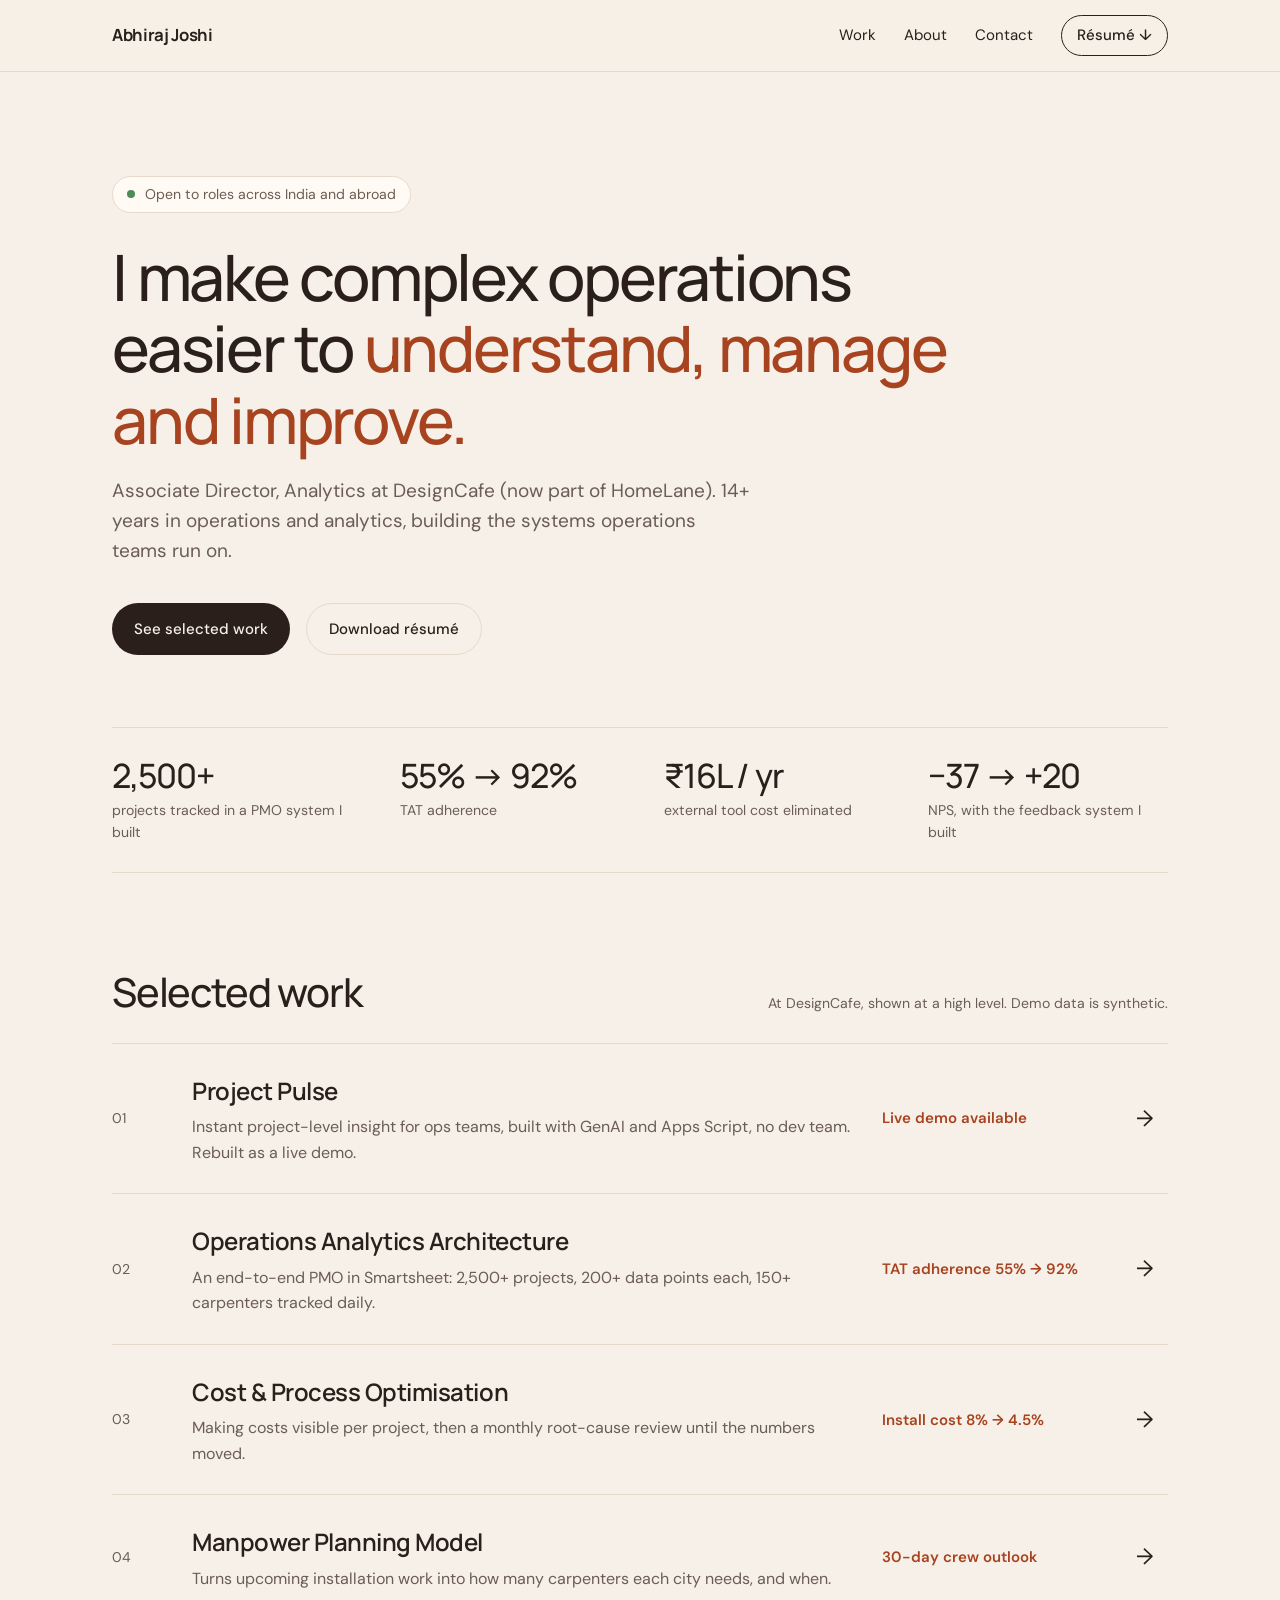
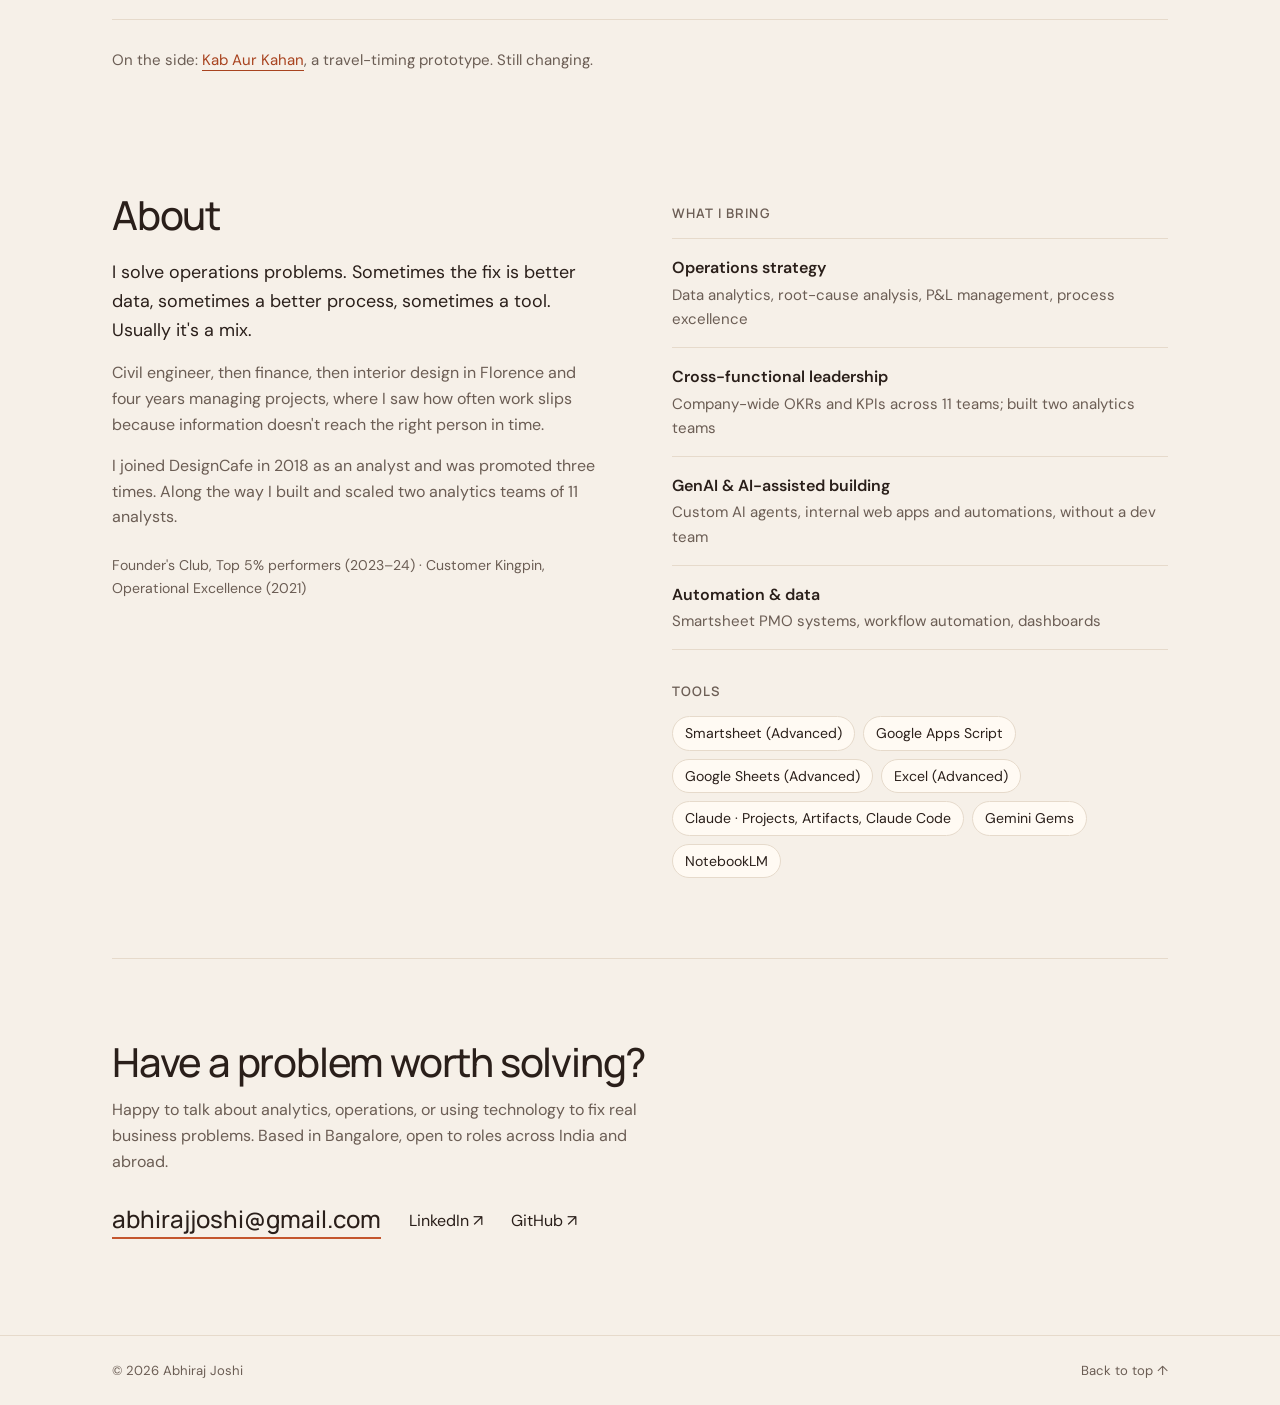
<file: index.html>
<!DOCTYPE html>
<html lang="en">
<head>
<meta charset="UTF-8">
<meta name="viewport" content="width=device-width, initial-scale=1">
<title>Abhiraj Joshi | Operations &amp; Analytics</title>
<meta name="description" content="Abhiraj Joshi, Associate Director of Analytics. 14+ years building the systems operations teams run on.">
<meta property="og:type" content="website">
<meta property="og:title" content="Abhiraj Joshi | Operations &amp; Analytics">
<meta property="og:description" content="I make complex operations easier to understand, manage and improve. Case studies and live demos.">
<meta property="og:url" content="https://abhirajjoshi.github.io/portfolio/">
<meta property="og:image" content="https://abhirajjoshi.github.io/portfolio/assets/og-home.png">
<meta property="og:image:width" content="1200">
<meta property="og:image:height" content="627">
<meta name="twitter:card" content="summary_large_image">
<link rel="stylesheet" href="assets/site.css?v=2026-11-17">

<style>
body {line-height:1.6}

.wrap {
  max-width:1120px;
  margin:0 auto;
  padding:0 32px;
}

section {scroll-margin-top:80px}

h1,h2,h3 {font-family:Manrope,sans-serif}

h2 {
  font-weight:500;
  font-size:clamp(2rem,3.6vw,2.5rem);
  letter-spacing:-.03em;
  line-height:1.15;
  margin:0
}

.muted {color:var(--muted)}

/* Hero */
.hero {padding:104px 0 72px}

.status {
  display:inline-flex;
  align-items:center;
  gap:10px;
  margin:0;
  font-size:.88rem;
  color:var(--muted);
  border:1px solid var(--line);
  background:var(--surface);
  border-radius:999px;
  padding:6px 14px
}

.status::before {
  content:"";
  width:8px;
  height:8px;
  border-radius:50%;
  background:var(--status)
}

.hero h1 {
  font-weight:500;
  font-size:clamp(2.4rem,5vw,4rem);
  line-height:1.12;
  letter-spacing:-.035em;
  max-width:880px;
  margin:28px 0 20px
}

.hero h1 em {font-style:normal;color:var(--accent)}

.intro {
  font-size:1.19rem;
  color:var(--muted);
  max-width:640px;
  margin:0
}

.actions {
  display:flex;
  gap:16px;
  flex-wrap:wrap;
  margin-top:36px
}

.btn {
  display:inline-flex;
  align-items:center;
  border-radius:999px;
  padding:13px 22px;
  font-weight:500;
  font-size:.94rem;
  transition:background .2s ease,color .2s ease
}

.btn-solid {background:var(--ink);color:var(--paper)}
.btn-solid:hover {background:var(--accent)}
.btn-line {border:1px solid var(--line)}
.btn-line:hover {border-color:var(--ink)}

/* Numbers */
.stats {
  display:grid;
  grid-template-columns:repeat(4,minmax(0,1fr));
  border-top:1px solid var(--line);
  border-bottom:1px solid var(--line)
}

.stats div {padding:28px 24px}
.stats div:first-child {padding-left:0}

.stats strong {
  display:block;
  font:500 2.1rem/1.15 Manrope,sans-serif;
  letter-spacing:-.03em
}

.stats span {
  display:block;
  margin-top:4px;
  font-size:.88rem;
  color:var(--muted)
}

/* Work */
.work {padding:96px 0 40px}

.section-head {
  display:flex;
  justify-content:space-between;
  align-items:end;
  gap:24px;
  flex-wrap:wrap;
  margin-bottom:28px
}

.section-head p {margin:0;font-size:.88rem;color:var(--muted)}

.work-row {
  display:grid;
  grid-template-columns:56px minmax(0,1fr) 230px 32px;
  gap:24px;
  align-items:center;
  padding:28px 0;
  border-top:1px solid var(--line);
  transition:background .2s ease
}

.work-row:last-of-type {border-bottom:1px solid var(--line)}

.work-row .num {font-size:.88rem;color:var(--muted)}

.work-row h3 {
  margin:0;
  font-size:1.5rem;
  font-weight:600;
  letter-spacing:-.02em
}

.work-row p {margin:4px 0 0;color:var(--muted)}

.work-row .result {font-size:.94rem;color:var(--accent);font-weight:600}

.work-row .arrow {font-size:1.4rem;transition:transform .2s ease}

.work-row:hover h3 {color:var(--accent)}
.work-row:hover .arrow {transform:translateX(4px)}

.side {margin:28px 0 0;font-size:.94rem;color:var(--muted)}

.side a,
.inline-link {color:var(--accent);border-bottom:1px solid var(--accent)}

/* About */
.about {
  padding:80px 0;
  display:grid;
  grid-template-columns:repeat(2,minmax(0,1fr));
  gap:64px
}

.about h2 {margin-bottom:20px}
.about p {margin:0 0 16px}
.about .lead {font-size:1.12rem}

.awards {font-size:.88rem;color:var(--muted);margin-top:24px!important}

.label {
  font:600 .82rem Manrope,sans-serif;
  letter-spacing:.08em;
  text-transform:uppercase;
  color:var(--muted);
  margin:12px 0 16px
}

.bring {
  list-style:none;
  padding:0;
  margin:0;
  border-top:1px solid var(--line)
}

.bring li {padding:16px 0;border-bottom:1px solid var(--line)}
.bring b {display:block;font-weight:600}
.bring span {display:block;color:var(--muted);font-size:.94rem;margin-top:2px}

.tools {display:flex;flex-wrap:wrap;gap:8px}

.tools span {
  border:1px solid var(--line);
  background:var(--surface);
  border-radius:999px;
  padding:5px 12px;
  font-size:.88rem
}

/* Contact */
.contact {padding:80px 0 96px;border-top:1px solid var(--line)}
.contact h2 {margin-bottom:12px}
.contact p {color:var(--muted);margin:0 0 28px;max-width:560px}

.contact-links {display:flex;gap:28px;align-items:center;flex-wrap:wrap}

.email {
  font:500 1.5rem Manrope,sans-serif;
  border-bottom:2px solid var(--mark);
  padding-bottom:2px
}

.contact-links a:hover {color:var(--accent)}

/* Responsive */
@media(max-width:860px) {
  .stats {grid-template-columns:repeat(2,minmax(0,1fr))}
  .stats div {padding:22px 16px 22px 0}
  .work-row {grid-template-columns:36px minmax(0,1fr) 24px;gap:14px}
  .work-row .result {grid-column:2;grid-row:2;font-size:.88rem}
  .work-row .arrow {grid-column:3;grid-row:1}
  .about {grid-template-columns:1fr;gap:32px}
}

@media(max-width:560px) {
  .wrap {padding:0 6%}
  .hero {padding:64px 0 48px}
  .stats strong {font-size:1.6rem}
  .work {padding-top:64px}
  .work-row h3 {font-size:1.25rem}
  .email {font-size:1.15rem}
}
</style>
</head>

<body>

<a class="skip-link" href="#main">Skip to content</a>

<header class="site-header">
  <a class="logo" href="#home">Abhiraj Joshi</a>
  <nav class="site-nav" aria-label="Main">
    <a href="#work">Work</a>
    <a href="#about">About</a>
    <a href="#contact">Contact</a>
    <a class="nav-resume" href="assets/Abhiraj_Joshi_Resume.pdf" target="_blank" rel="noopener">Résumé ↓</a>
  </nav>
</header>

<main id="main" class="wrap">

<!-- HERO -->
<section class="hero" id="home">
  <p class="status">Open to roles across India and abroad</p>

  <h1>I make complex operations easier to <em>understand, manage and improve.</em></h1>

  <p class="intro">Associate Director, Analytics at DesignCafe (now part of HomeLane). 14+ years in operations and analytics, building the systems operations teams run on.</p>

  <div class="actions">
    <a class="btn btn-solid" href="#work">See selected work</a>
    <a class="btn btn-line" href="assets/Abhiraj_Joshi_Resume.pdf" target="_blank" rel="noopener">Download résumé</a>
  </div>
</section>

<!-- NUMBERS -->
<section class="stats" aria-label="At a glance">
  <div><strong>2,500+</strong><span>projects tracked in a PMO system I built</span></div>
  <div><strong>55% → 92%</strong><span>TAT adherence</span></div>
  <div><strong>₹16L / yr</strong><span>external tool cost eliminated</span></div>
  <div><strong>−37 → +20</strong><span>NPS, with the feedback system I built</span></div>
</section>

<!-- WORK -->
<section class="work" id="work">
  <div class="section-head">
    <h2>Selected work</h2>
    <p>At DesignCafe, shown at a high level. Demo data is synthetic.</p>
  </div>

  <a class="work-row" href="project-pulse.html">
    <span class="num">01</span>
    <div>
      <h3>Project Pulse</h3>
      <p>Instant project-level insight for ops teams, built with GenAI and Apps Script, no dev team. Rebuilt as a live demo.</p>
    </div>
    <span class="result">Live demo available</span>
    <span class="arrow" aria-hidden="true">→</span>
  </a>

  <a class="work-row" href="operations-analytics.html">
    <span class="num">02</span>
    <div>
      <h3>Operations Analytics Architecture</h3>
      <p>An end-to-end PMO in Smartsheet: 2,500+ projects, 200+ data points each, 150+ carpenters tracked daily.</p>
    </div>
    <span class="result">TAT adherence 55% → 92%</span>
    <span class="arrow" aria-hidden="true">→</span>
  </a>

  <a class="work-row" href="cost-optimisation.html">
    <span class="num">03</span>
    <div>
      <h3>Cost &amp; Process Optimisation</h3>
      <p>Making costs visible per project, then a monthly root-cause review until the numbers moved.</p>
    </div>
    <span class="result">Install cost 8% → 4.5%</span>
    <span class="arrow" aria-hidden="true">→</span>
  </a>

  <a class="work-row" href="manpower-planning.html">
    <span class="num">04</span>
    <div>
      <h3>Manpower Planning Model</h3>
      <p>Turns upcoming installation work into how many carpenters each city needs, and when.</p>
    </div>
    <span class="result">30-day crew outlook</span>
    <span class="arrow" aria-hidden="true">→</span>
  </a>

  <p class="side">On the side: <a href="https://abhirajjoshi.github.io/sweet-spot/" target="_blank" rel="noopener">Kab Aur Kahan</a>, a travel-timing prototype. Still changing.</p>
</section>

<!-- ABOUT -->
<section class="about" id="about">
  <div>
    <h2>About</h2>
    <p class="lead">I solve operations problems. Sometimes the fix is better data, sometimes a better process, sometimes a tool. Usually it's a mix.</p>
    <p class="muted">Civil engineer, then finance, then interior design in Florence and four years managing projects, where I saw how often work slips because information doesn't reach the right person in time.</p>
    <p class="muted">I joined DesignCafe in 2018 as an analyst and was promoted three times. Along the way I built and scaled two analytics teams of 11 analysts.</p>
    <p class="awards">Founder's Club, Top 5% performers (2023–24) · Customer Kingpin, Operational Excellence (2021)</p>
  </div>

  <div>
    <h3 class="label">What I bring</h3>
    <ul class="bring">
      <li><b>Operations strategy</b><span>Data analytics, root-cause analysis, P&amp;L management, process excellence</span></li>
      <li><b>Cross-functional leadership</b><span>Company-wide OKRs and KPIs across 11 teams; built two analytics teams</span></li>
      <li><b>GenAI &amp; AI-assisted building</b><span>Custom AI agents, internal web apps and automations, without a dev team</span></li>
      <li><b>Automation &amp; data</b><span>Smartsheet PMO systems, workflow automation, dashboards</span></li>
    </ul>

    <h3 class="label" style="margin-top:32px">Tools</h3>
    <div class="tools">
      <span>Smartsheet (Advanced)</span>
      <span>Google Apps Script</span>
      <span>Google Sheets (Advanced)</span>
      <span>Excel (Advanced)</span>
      <span>Claude · Projects, Artifacts, Claude Code</span>
      <span>Gemini Gems</span>
      <span>NotebookLM</span>
    </div>
  </div>
</section>

<!-- CONTACT -->
<section class="contact" id="contact">
  <h2>Have a problem worth solving?</h2>
  <p>Happy to talk about analytics, operations, or using technology to fix real business problems. Based in Bangalore, open to roles across India and abroad.</p>
  <div class="contact-links">
    <a class="email" href="mailto:abhirajjoshi@gmail.com">abhirajjoshi@gmail.com</a>
    <a href="https://www.linkedin.com/in/abhirajjoshi/" target="_blank" rel="noopener">LinkedIn ↗</a>
    <a href="https://github.com/abhirajjoshi" target="_blank" rel="noopener">GitHub ↗</a>
  </div>
</section>

</main>

<footer class="site-footer">
  <span>© 2026 Abhiraj Joshi</span>
  <a href="#home">Back to top ↑</a>
</footer>

<script data-goatcounter="https://portfolios.goatcounter.com/count" async src="//gc.zgo.at/count.js"></script>
</body>
</html>
</file>
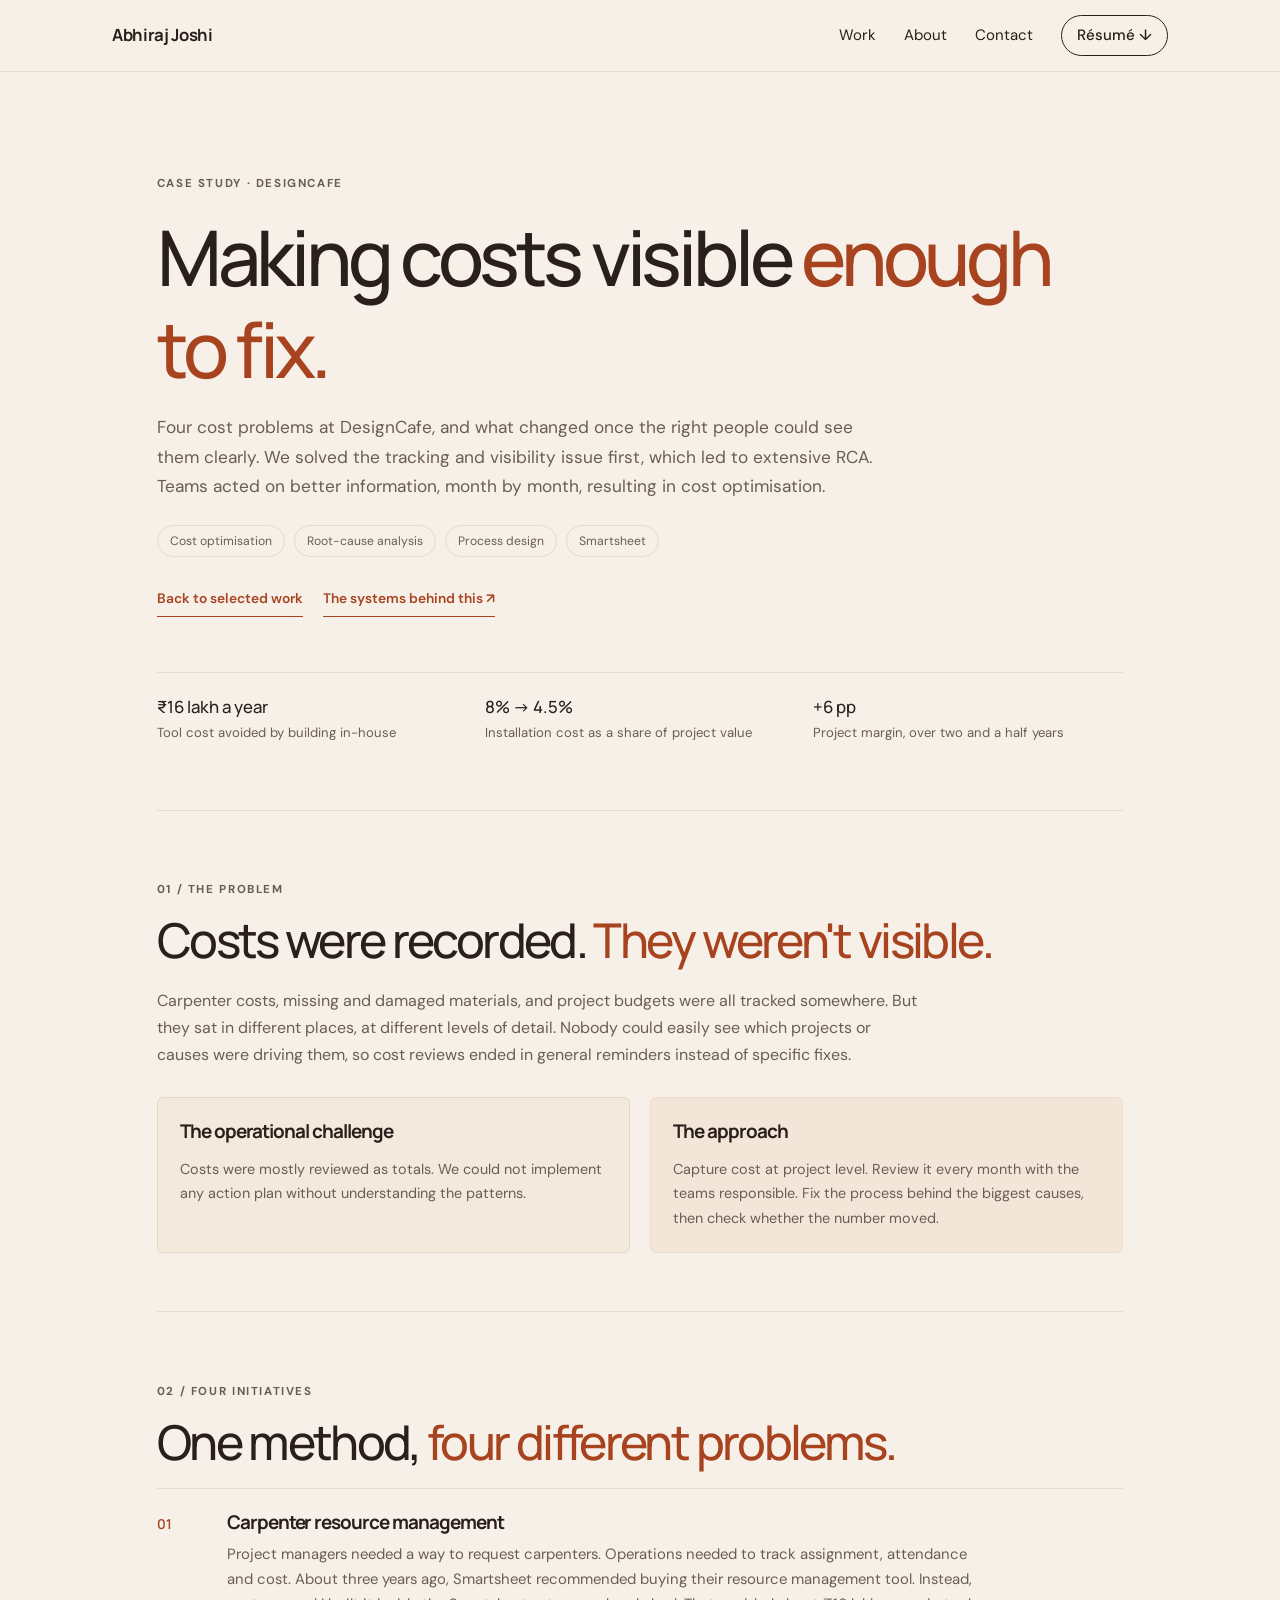
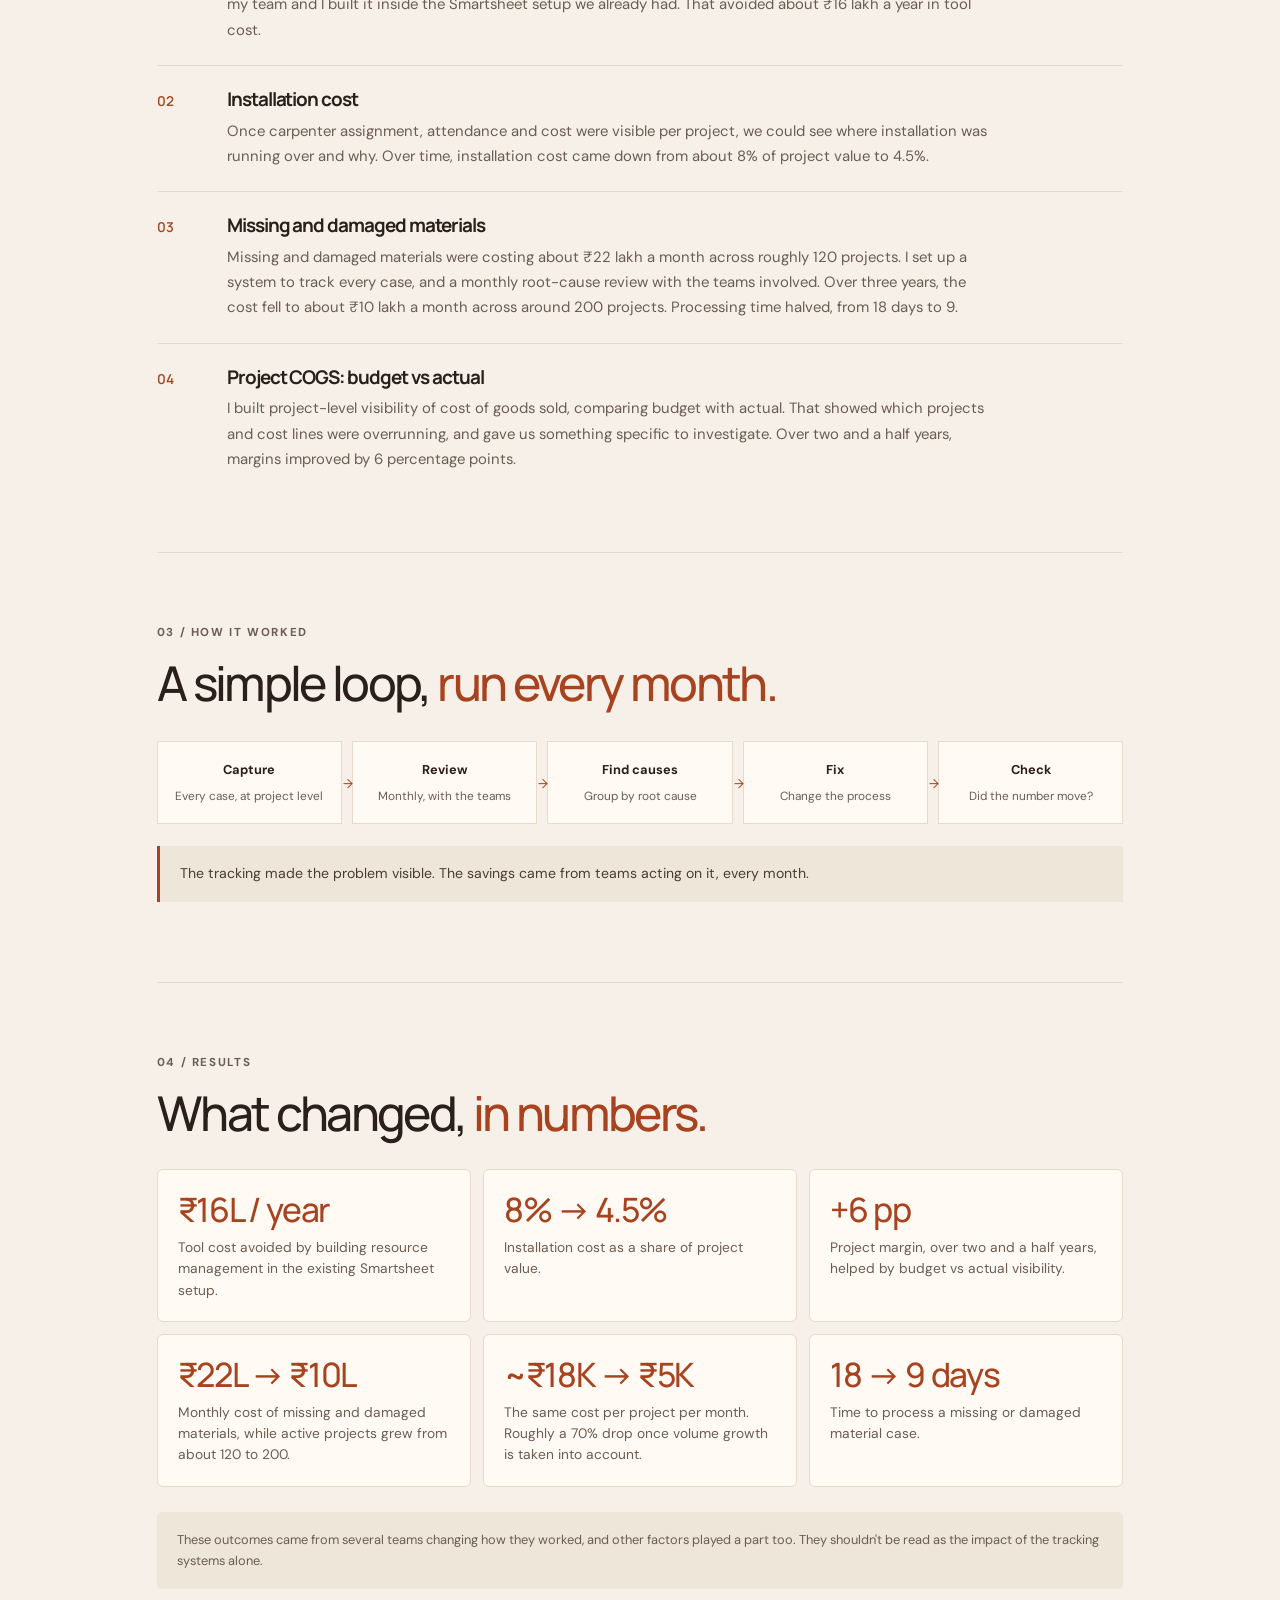
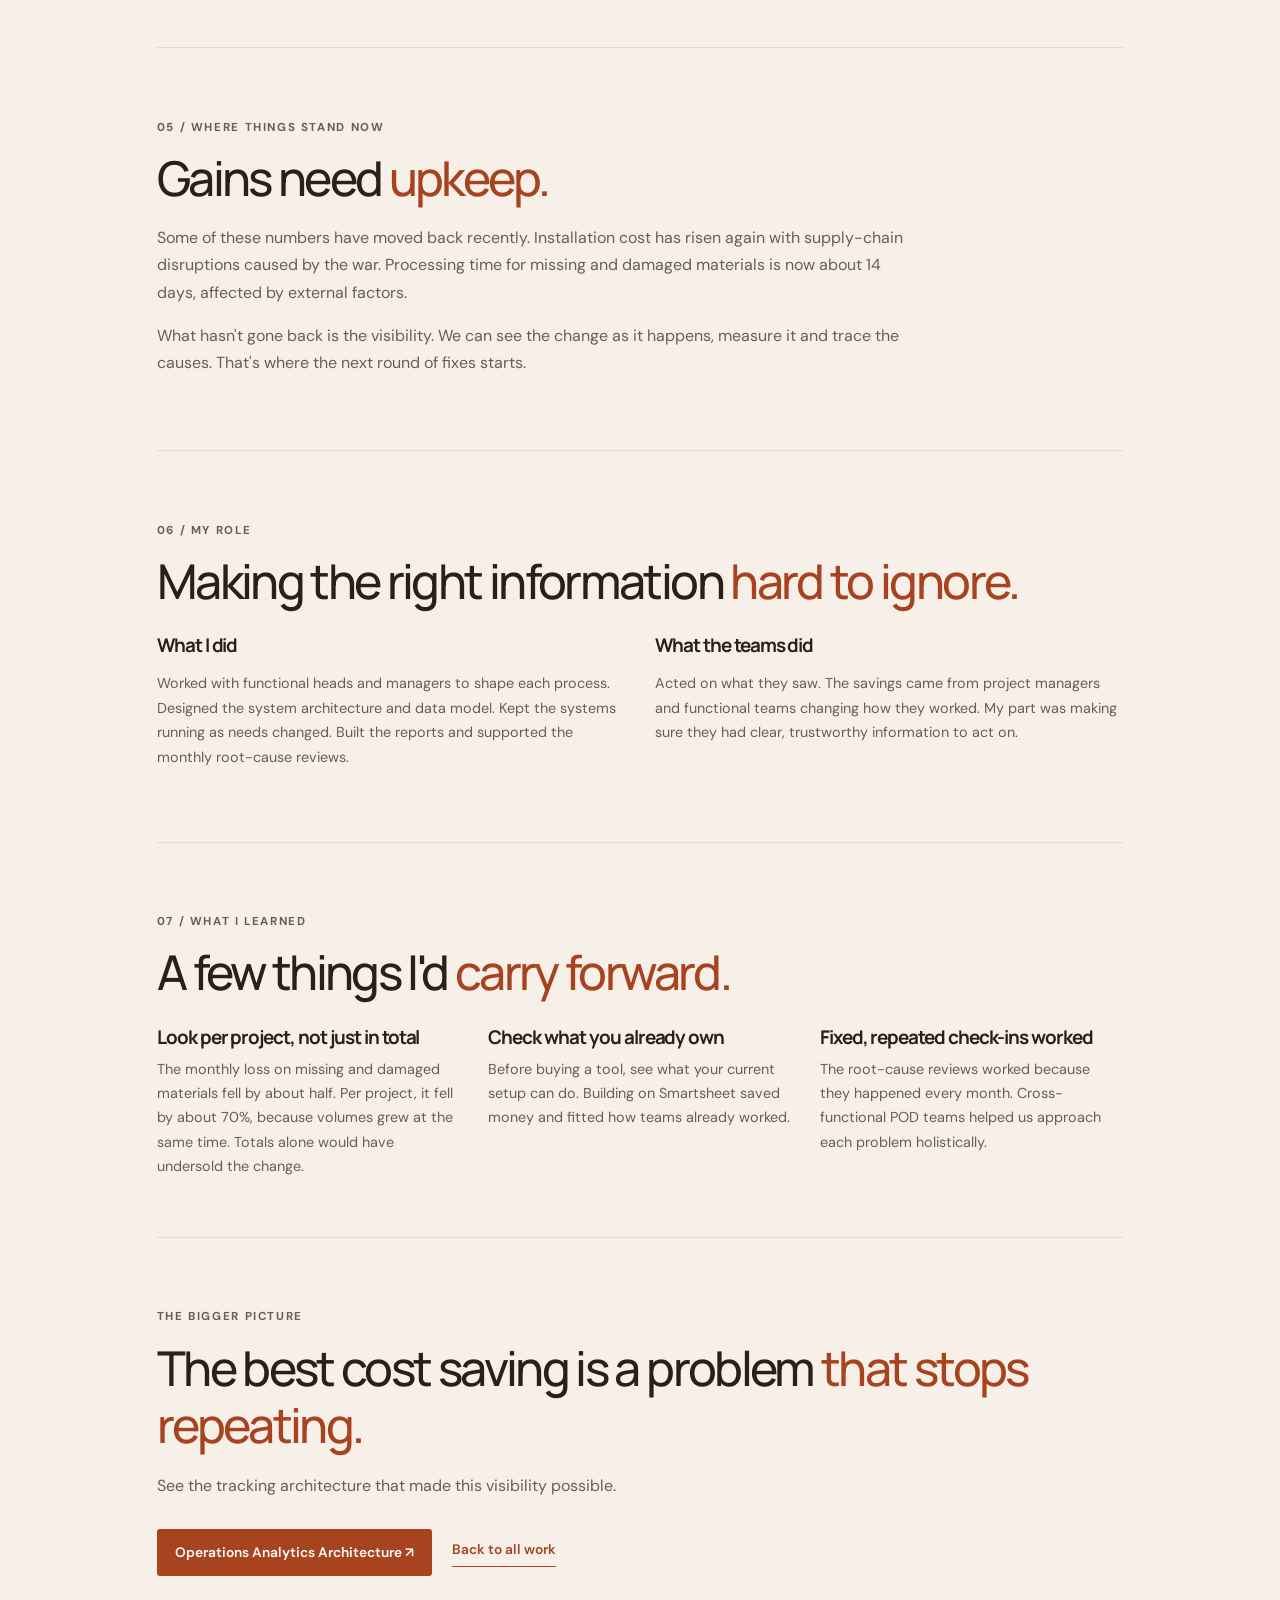
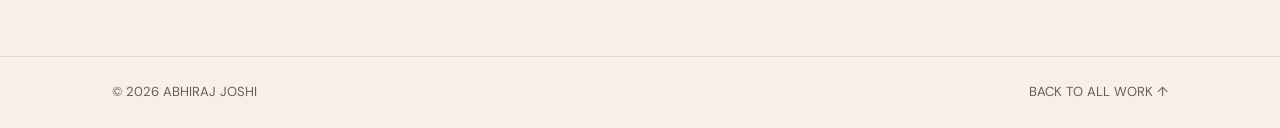
<file: cost-optimisation.html>
<!DOCTYPE html>
<html lang="en">
<head>
<meta charset="UTF-8">
<meta name="viewport" content="width=device-width, initial-scale=1">
<title>Cost &amp; Process Optimisation | Abhiraj Joshi</title>
<meta name="description" content="How making costs visible at project level helped DesignCafe cut installation and material-loss costs and improve margins.">

<meta property="og:type" content="website">

<meta property="og:title" content="Cost &amp; Process Optimisation | Abhiraj Joshi">

<meta property="og:description" content="Four cost problems at DesignCafe, and what changed once teams could see them clearly. ₹16 lakh a year in tool cost avoided, installation cost from 8% to 4.5%, margins up 6 pp.">

<meta property="og:url" content="https://abhirajjoshi.github.io/portfolio/cost-optimisation.html">

<meta property="og:image" content="https://abhirajjoshi.github.io/portfolio/assets/og-cost-optimisation.png">

<meta property="og:image:width" content="1200">

<meta property="og:image:height" content="627">

<meta name="twitter:card" content="summary_large_image">

<link rel="stylesheet" href="assets/site.css?v=2026-11-17">
<style>
body {line-height:1.7}


main {
  max-width:1120px;
  margin:auto;
  padding:0 6%;
}

.hero {
  padding:90px 0 65px;
}

.eyebrow {
  font-size:.72rem;
  letter-spacing:.14em;
  font-weight:700;
  color:var(--muted);
}

h1,h2,h3 {
  font-family:Manrope,sans-serif;
  letter-spacing:-.055em;
  line-height:1.2;
}

h1 {
  font-size:clamp(2.8rem,6vw,5.1rem);
  font-weight:500;
  max-width:900px;
  margin:18px 0;
}

h1 em,h2 em {
  font-style:normal;
  color:var(--teal);
}

h2 {
  font-size:clamp(2rem,4vw,3rem);
  font-weight:500;
  margin:10px 0 18px;
}

h3 {
  font-size:1.18rem;
  margin:0 0 8px;
}

.lede {
  max-width:730px;
  color:var(--muted);
  font-size:1.08rem;
}

.meta {
  display:flex;
  gap:9px;
  flex-wrap:wrap;
  margin-top:23px;
}

.pill {
  border:1px solid var(--line);
  border-radius:30px;
  padding:5px 12px;
  font-size:.76rem;
  color:#6b5d54;
}

.hero-actions {
  display:flex;
  align-items:center;
  flex-wrap:wrap;
  gap:20px;
  margin-top:30px;
}

.button-primary {
  display:inline-flex;
  align-items:center;
  justify-content:center;
  gap:8px;
  background:var(--teal);
  color:#fff;
  padding:12px 18px;
  border-radius:3px;
  font-size:.86rem;
  font-weight:600;
  transition:background .2s ease,transform .2s ease;
}

.button-primary:hover {
  background:#8a3618;
  transform:translateY(-1px);
}

.button-secondary {
  display:inline-flex;
  align-items:center;
  gap:7px;
  color:var(--teal);
  font-size:.86rem;
  font-weight:600;
  border-bottom:1px solid var(--teal);
  padding-bottom:5px;
}

.hero-facts {
  display:grid;
  grid-template-columns:repeat(3,1fr);
  gap:18px;
  margin-top:55px;
  padding-top:22px;
  border-top:1px solid var(--line);
}

.hero-facts strong {
  display:block;
  font:500 1.05rem Manrope,sans-serif;
}

.hero-facts span {
  color:var(--muted);
  font-size:.82rem;
}

section {
  padding:58px 0;
  border-top:1px solid var(--line);
  scroll-margin-top:85px;
}

.section-intro {
  max-width:760px;
  color:var(--muted);
}

.two {
  display:grid;
  grid-template-columns:1fr 1fr;
  gap:20px;
  margin-top:28px;
}

.panel {
  background:var(--white);
  border:1px solid var(--line);
  padding:22px;
  border-radius:6px;
}

  .two .panel:first-child {
  background: #f3e9dc;
  border-color: #e6d6c3;
}

.two .panel:last-child {
  background: #f3e6d8;
  border-color: #ecdccb;
}
.panel p {
  color:var(--muted);
  font-size:.9rem;
  margin-bottom:0;
}

.flow {
  display:grid;
  grid-template-columns:repeat(5,1fr);
  gap:10px;
  margin:30px 0 20px;
}

.flow-item {
  position:relative;
  background:var(--white);
  border:1px solid var(--line);
  padding:17px 10px;
  text-align:center;
  font-size:.8rem;
}

.flow-item:not(:last-child):after {
  content:"→";
  position:absolute;
  right:-12px;
  top:38%;
  color:var(--teal);
  z-index:1;
}

.flow-item small {
  display:block;
  color:var(--muted);
  font-size:.74rem;
  margin-top:5px;
}

.callout {
  background:var(--soft);
  padding:16px 20px;
  border-left:3px solid var(--teal);
  margin:22px 0;
  color:#4a3c34;
  font-size:.88rem;
}

.feature-grid {
  display:grid;
  grid-template-columns:repeat(2,1fr);
  gap:0 28px;
  margin-top:25px;
}

.feature {
  border-top:1px solid var(--line);
  padding:17px 0;
}

.feature p {
  margin:5px 0 0;
  color:var(--muted);
  font-size:.87rem;
}

.shots {
  display:grid;
  grid-template-columns:1fr 1fr;
  gap:28px;
  align-items:start;
  margin-top:34px;
}

.screenshot {
  display:block;
  width:100%;
  height:auto;
  border:1px solid var(--line);
  border-radius:var(--radius);
  background:#fff;
}

.caption {
  font-size:.76rem;
  color:var(--muted);
  margin:10px 0 0;
}

.contribution {
  display:grid;
  grid-template-columns:1fr 1fr;
  gap:30px;
  margin-top:25px;
}

.contribution p {
  color:var(--muted);
  font-size:.9rem;
}

.disclosure {
  background:var(--soft);
  padding:17px 20px;
  border-radius:5px;
  color:#6b5d54;
  font-size:.8rem;
  margin-top:25px;
}

.closing {
  padding-bottom:80px;
}

.initiative {
  border-top:1px solid var(--line);
  padding:22px 0;
  display:grid;
  grid-template-columns:52px 1fr;
  gap:18px;
}

.initiative .num {
  color:var(--teal);
  font:600 .85rem Manrope,sans-serif;
  padding-top:4px;
}

.initiative p {
  color:var(--muted);
  font-size:.93rem;
  margin:6px 0 0;
  max-width:760px;
}

.impact {
  display:grid;
  grid-template-columns:repeat(3,1fr);
  gap:12px;
  margin-top:28px;
}

.impact div {
  background:var(--white);
  border:1px solid var(--line);
  border-radius:var(--radius);
  padding:20px;
}

.impact strong {
  display:block;
  color:var(--teal);
  font:500 clamp(1.6rem,3vw,2.1rem)/1.15 Manrope,sans-serif;
  letter-spacing:-.04em;
}

.impact span {
  display:block;
  margin-top:8px;
  color:var(--muted);
  font-size:.86rem;
  line-height:1.55;
}

figure {margin:0}

.learn-grid {
  display:grid;
  grid-template-columns:repeat(3,1fr);
  gap:28px;
  margin-top:25px;
}

.learn-grid p {
  color:var(--muted);
  font-size:.9rem;
  margin:0;
}


@media(max-width:760px) {
  main {padding:0 7%}

  .hero {padding:65px 0 45px}

  .hero-facts {
    grid-template-columns:1fr;
    gap:12px;
    margin-top:38px;
  }

  section {padding:45px 0}

  .two,.feature-grid,.contribution,.learn-grid,.impact {
    grid-template-columns:1fr;
  }

  .flow {
    grid-template-columns:1fr;
    gap:9px;
  }

  .flow-item {
    padding:13px;
  }

  .initiative {grid-template-columns:1fr;gap:4px}

  .flow-item:not(:last-child):after {
    content:"↓";
    right:50%;
    top:auto;
    bottom:-17px;
  }

  .flow-item small {
    display:inline;
    margin-left:5px;
  }

  .shots {grid-template-columns:1fr}

}
</style>
</head>

<body>

<a class="skip-link" href="#main">Skip to content</a>

<header class="site-header">
  <a class="logo" href="index.html">Abhiraj Joshi</a>
  <nav class="site-nav" aria-label="Main">
    <a href="index.html#work">Work</a>
    <a href="index.html#about">About</a>
    <a href="index.html#contact">Contact</a>
    <a class="nav-resume" href="assets/Abhiraj_Joshi_Resume.pdf" target="_blank" rel="noopener">Résumé ↓</a>
  </nav>
</header>

<main id="main">

<div class="hero">

  <p class="eyebrow">CASE STUDY · DESIGNCAFE</p>

  <h1>Making costs visible <em>enough to fix.</em></h1>

  <p class="lede">Four cost problems at DesignCafe, and what changed once the right people could see them clearly. We solved the tracking and visibility issue first, which led to extensive RCA. Teams acted on better information, month by month, resulting in cost optimisation.</p>

  <div class="meta">
    <span class="pill">Cost optimisation</span>
    <span class="pill">Root-cause analysis</span>
    <span class="pill">Process design</span>
    <span class="pill">Smartsheet</span>
  </div>

  <div class="hero-actions">
    <a class="button-secondary" href="index.html#work">Back to selected work</a>
    <a class="button-secondary" href="operations-analytics.html">The systems behind this ↗</a>
  </div>

  <div class="hero-facts">
    <div>
      <strong>₹16 lakh a year</strong>
      <span>Tool cost avoided by building in-house</span>
    </div>
    <div>
      <strong>8% → 4.5%</strong>
      <span>Installation cost as a share of project value</span>
    </div>
    <div>
      <strong>+6 pp</strong>
      <span>Project margin, over two and a half years</span>
    </div>
  </div>

</div>

<section>

  <p class="eyebrow">01 / THE PROBLEM</p>

  <h2>Costs were recorded. <em>They weren't visible.</em></h2>

  <p class="section-intro">Carpenter costs, missing and damaged materials, and project budgets were all tracked somewhere. But they sat in different places, at different levels of detail. Nobody could easily see which projects or causes were driving them, so cost reviews ended in general reminders instead of specific fixes.</p>

  <div class="two">

    <div class="panel">
      <h3>The operational challenge</h3>
      <p>Costs were mostly reviewed as totals. We could not implement any action plan without understanding the patterns.</p>
    </div>

    <div class="panel">
      <h3>The approach</h3>
      <p>Capture cost at project level. Review it every month with the teams responsible. Fix the process behind the biggest causes, then check whether the number moved.</p>
    </div>

  </div>

</section>

<section>

  <p class="eyebrow">02 / FOUR INITIATIVES</p>

  <h2>One method, <em>four different problems.</em></h2>

  <div class="initiative">
    <span class="num">01</span>
    <div>
      <h3>Carpenter resource management</h3>
      <p>Project managers needed a way to request carpenters. Operations needed to track assignment, attendance and cost. About three years ago, Smartsheet recommended buying their resource management tool. Instead, my team and I built it inside the Smartsheet setup we already had. That avoided about ₹16 lakh a year in tool cost.</p>
    </div>
  </div>

  <div class="initiative">
    <span class="num">02</span>
    <div>
      <h3>Installation cost</h3>
      <p>Once carpenter assignment, attendance and cost were visible per project, we could see where installation was running over and why. Over time, installation cost came down from about 8% of project value to 4.5%.</p>
    </div>
  </div>

  <div class="initiative">
    <span class="num">03</span>
    <div>
      <h3>Missing and damaged materials</h3>
      <p>Missing and damaged materials were costing about ₹22 lakh a month across roughly 120 projects. I set up a system to track every case, and a monthly root-cause review with the teams involved. Over three years, the cost fell to about ₹10 lakh a month across around 200 projects. Processing time halved, from 18 days to 9.</p>
    </div>
  </div>

  <div class="initiative">
    <span class="num">04</span>
    <div>
      <h3>Project COGS: budget vs actual</h3>
      <p>I built project-level visibility of cost of goods sold, comparing budget with actual. That showed which projects and cost lines were overrunning, and gave us something specific to investigate. Over two and a half years, margins improved by 6 percentage points.</p>
    </div>
  </div>

</section>

<section>

  <p class="eyebrow">03 / HOW IT WORKED</p>

  <h2>A simple loop, <em>run every month.</em></h2>

  <div class="flow">

    <div class="flow-item">
      <b>Capture</b>
      <small>Every case, at project level</small>
    </div>

    <div class="flow-item">
      <b>Review</b>
      <small>Monthly, with the teams</small>
    </div>

    <div class="flow-item">
      <b>Find causes</b>
      <small>Group by root cause</small>
    </div>

    <div class="flow-item">
      <b>Fix</b>
      <small>Change the process</small>
    </div>

    <div class="flow-item">
      <b>Check</b>
      <small>Did the number move?</small>
    </div>

  </div>

  <div class="callout">
    The tracking made the problem visible. The savings came from teams acting on it, every month.
  </div>

</section>

<section>

  <p class="eyebrow">04 / RESULTS</p>

  <h2>What changed, <em>in numbers.</em></h2>

  <div class="impact">
    <div>
      <strong>₹16L / year</strong>
      <span>Tool cost avoided by building resource management in the existing Smartsheet setup.</span>
    </div>
    <div>
      <strong>8% → 4.5%</strong>
      <span>Installation cost as a share of project value.</span>
    </div>
    <div>
      <strong>+6 pp</strong>
      <span>Project margin, over two and a half years, helped by budget vs actual visibility.</span>
    </div>
    <div>
      <strong>₹22L → ₹10L</strong>
      <span>Monthly cost of missing and damaged materials, while active projects grew from about 120 to 200.</span>
    </div>
    <div>
      <strong>~₹18K → ₹5K</strong>
      <span>The same cost per project per month. Roughly a 70% drop once volume growth is taken into account.</span>
    </div>
    <div>
      <strong>18 → 9 days</strong>
      <span>Time to process a missing or damaged material case.</span>
    </div>
  </div>

  <div class="disclosure">
    These outcomes came from several teams changing how they worked, and other factors played a part too. They shouldn't be read as the impact of the tracking systems alone.
  </div>

</section>

<section>

  <p class="eyebrow">05 / WHERE THINGS STAND NOW</p>

  <h2>Gains need <em>upkeep.</em></h2>

  <p class="section-intro">Some of these numbers have moved back recently. Installation cost has risen again with supply-chain disruptions caused by the war. Processing time for missing and damaged materials is now about 14 days, affected by external factors.</p>

  <p class="section-intro">What hasn't gone back is the visibility. We can see the change as it happens, measure it and trace the causes. That's where the next round of fixes starts.</p>

</section>

<section>

  <p class="eyebrow">06 / MY ROLE</p>

  <h2>Making the right information <em>hard to ignore.</em></h2>

  <div class="contribution">

    <div>
      <h3>What I did</h3>
      <p>Worked with functional heads and managers to shape each process. Designed the system architecture and data model. Kept the systems running as needs changed. Built the reports and supported the monthly root-cause reviews.</p>
    </div>

    <div>
      <h3>What the teams did</h3>
      <p>Acted on what they saw. The savings came from project managers and functional teams changing how they worked. My part was making sure they had clear, trustworthy information to act on.</p>
    </div>

  </div>

</section>

<section>

  <p class="eyebrow">07 / WHAT I LEARNED</p>

  <h2>A few things I'd <em>carry forward.</em></h2>

  <div class="learn-grid">

    <div>
      <h3>Look per project, not just in total</h3>
      <p>The monthly loss on missing and damaged materials fell by about half. Per project, it fell by about 70%, because volumes grew at the same time. Totals alone would have undersold the change.</p>
    </div>

    <div>
      <h3>Check what you already own</h3>
      <p>Before buying a tool, see what your current setup can do. Building on Smartsheet saved money and fitted how teams already worked.</p>
    </div>

    <div>
      <h3>Fixed, repeated check-ins worked</h3>
      <p>The root-cause reviews worked because they happened every month. Cross-functional POD teams helped us approach each problem holistically.</p>
    </div>

  </div>

</section>

<section class="closing">

  <p class="eyebrow">THE BIGGER PICTURE</p>

  <h2>The best cost saving is a problem <em>that stops repeating.</em></h2>

  <p class="section-intro">See the tracking architecture that made this visibility possible.</p>

  <div class="hero-actions">
    <a class="button-primary" href="operations-analytics.html">Operations Analytics Architecture ↗</a>
    <a class="button-secondary" href="index.html#work">Back to all work</a>
  </div>

</section>

</main>

<footer class="site-footer">
  <span>© 2026 ABHIRAJ JOSHI</span>
  <a href="index.html#work">BACK TO ALL WORK ↑</a>
</footer>

<script data-goatcounter="https://portfolios.goatcounter.com/count" async src="//gc.zgo.at/count.js"></script>
</body>
</html>
</file>
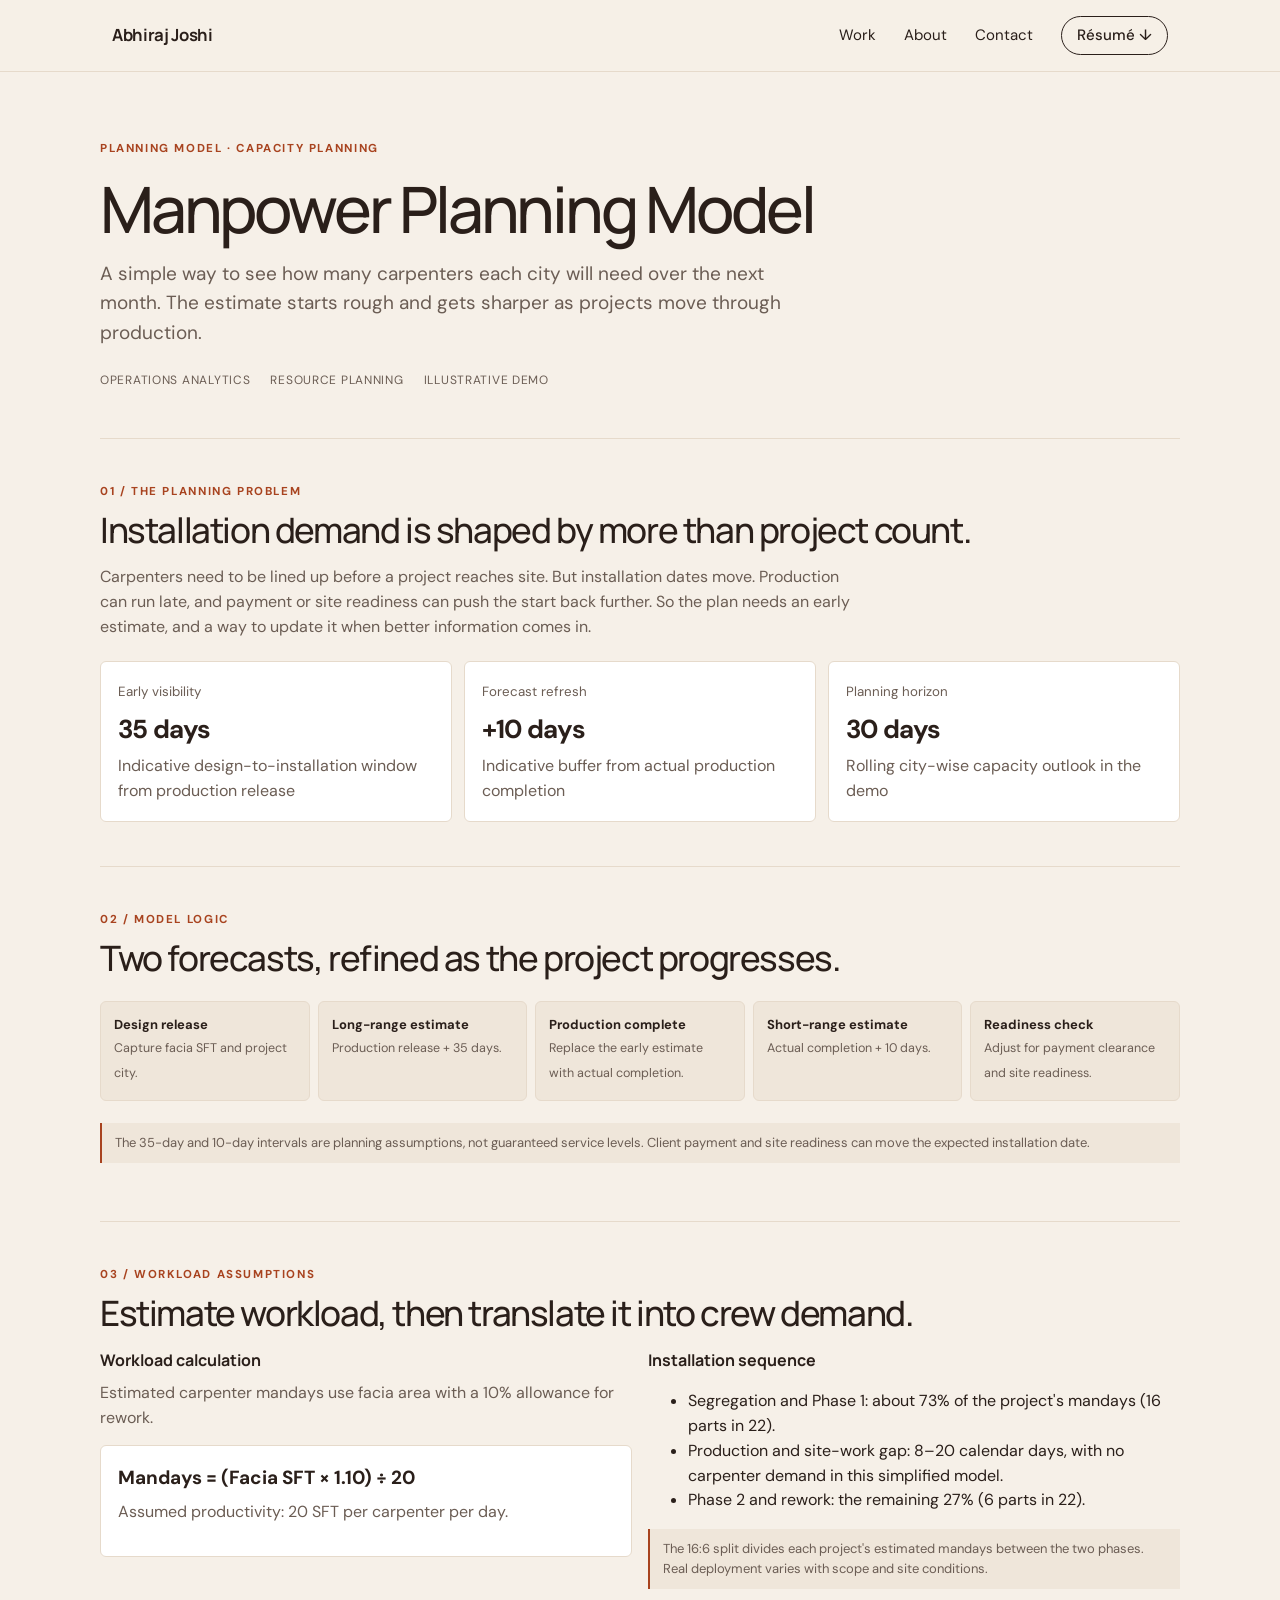
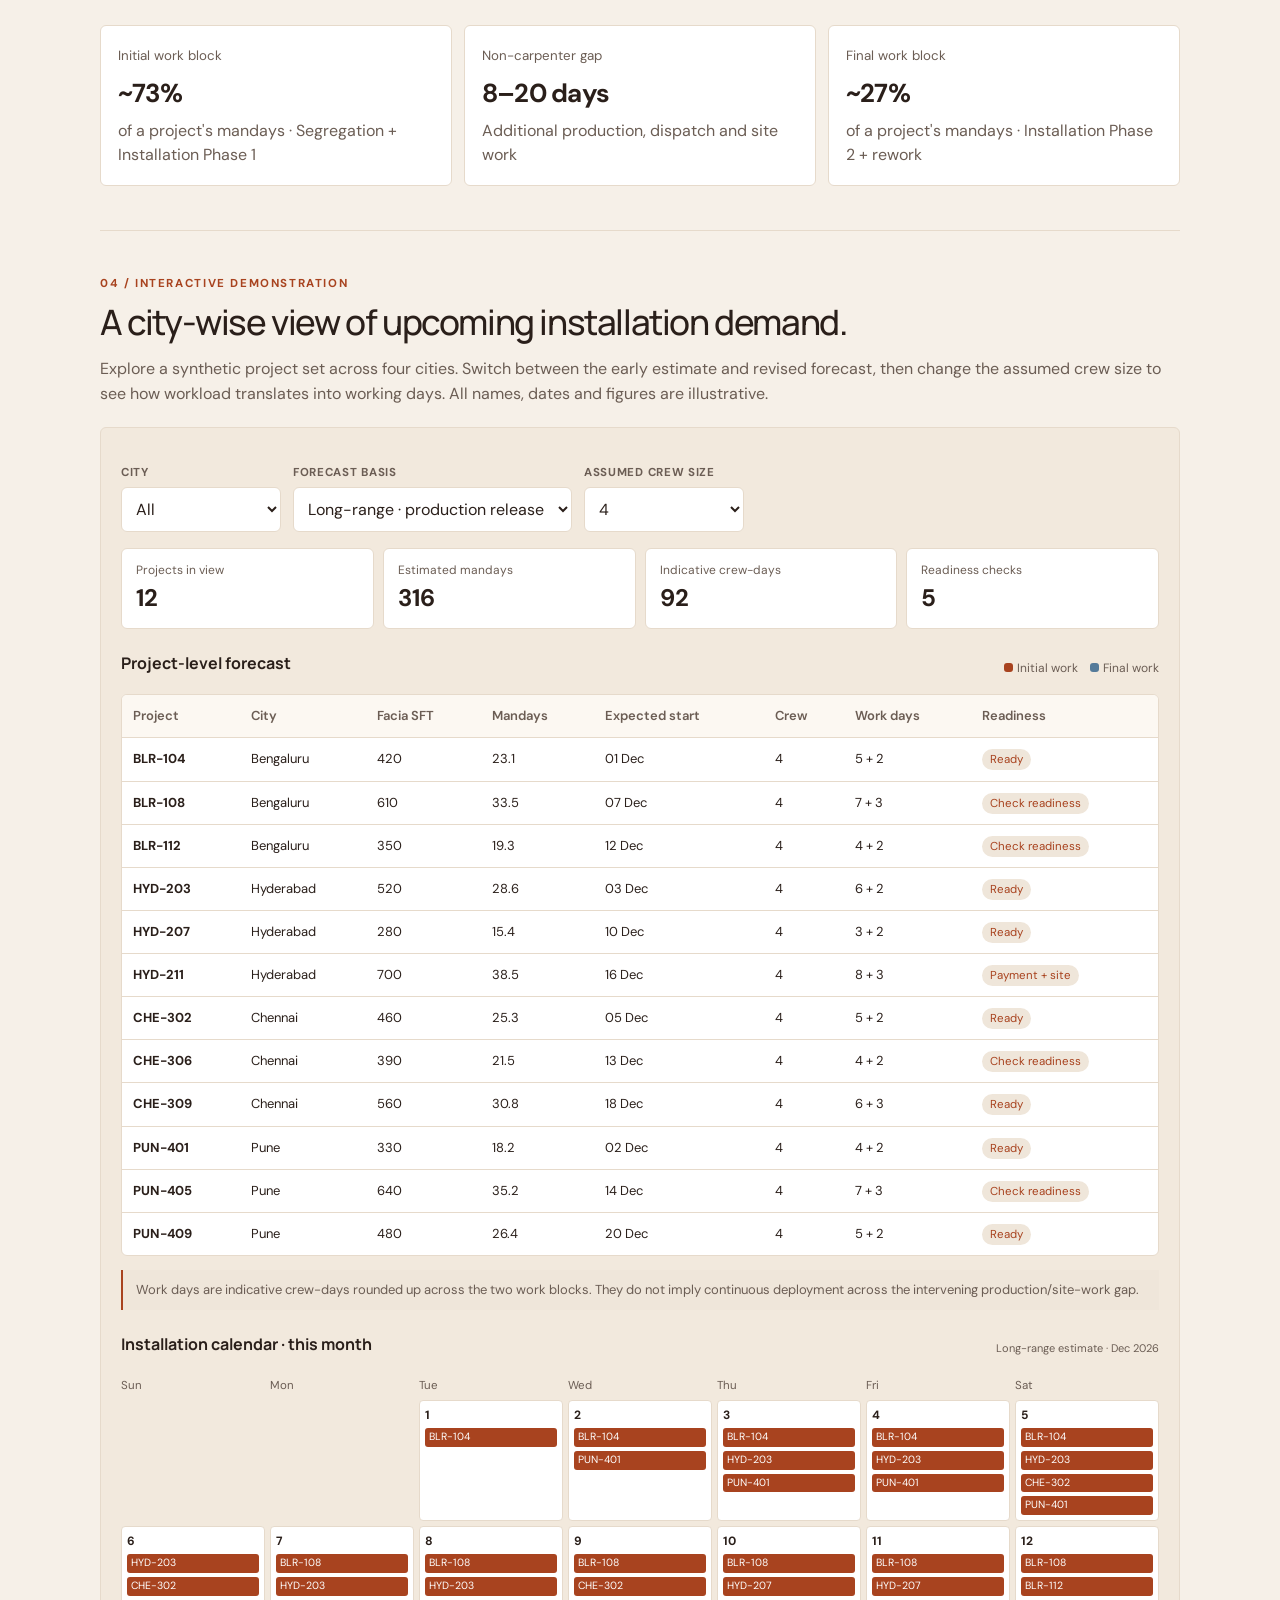
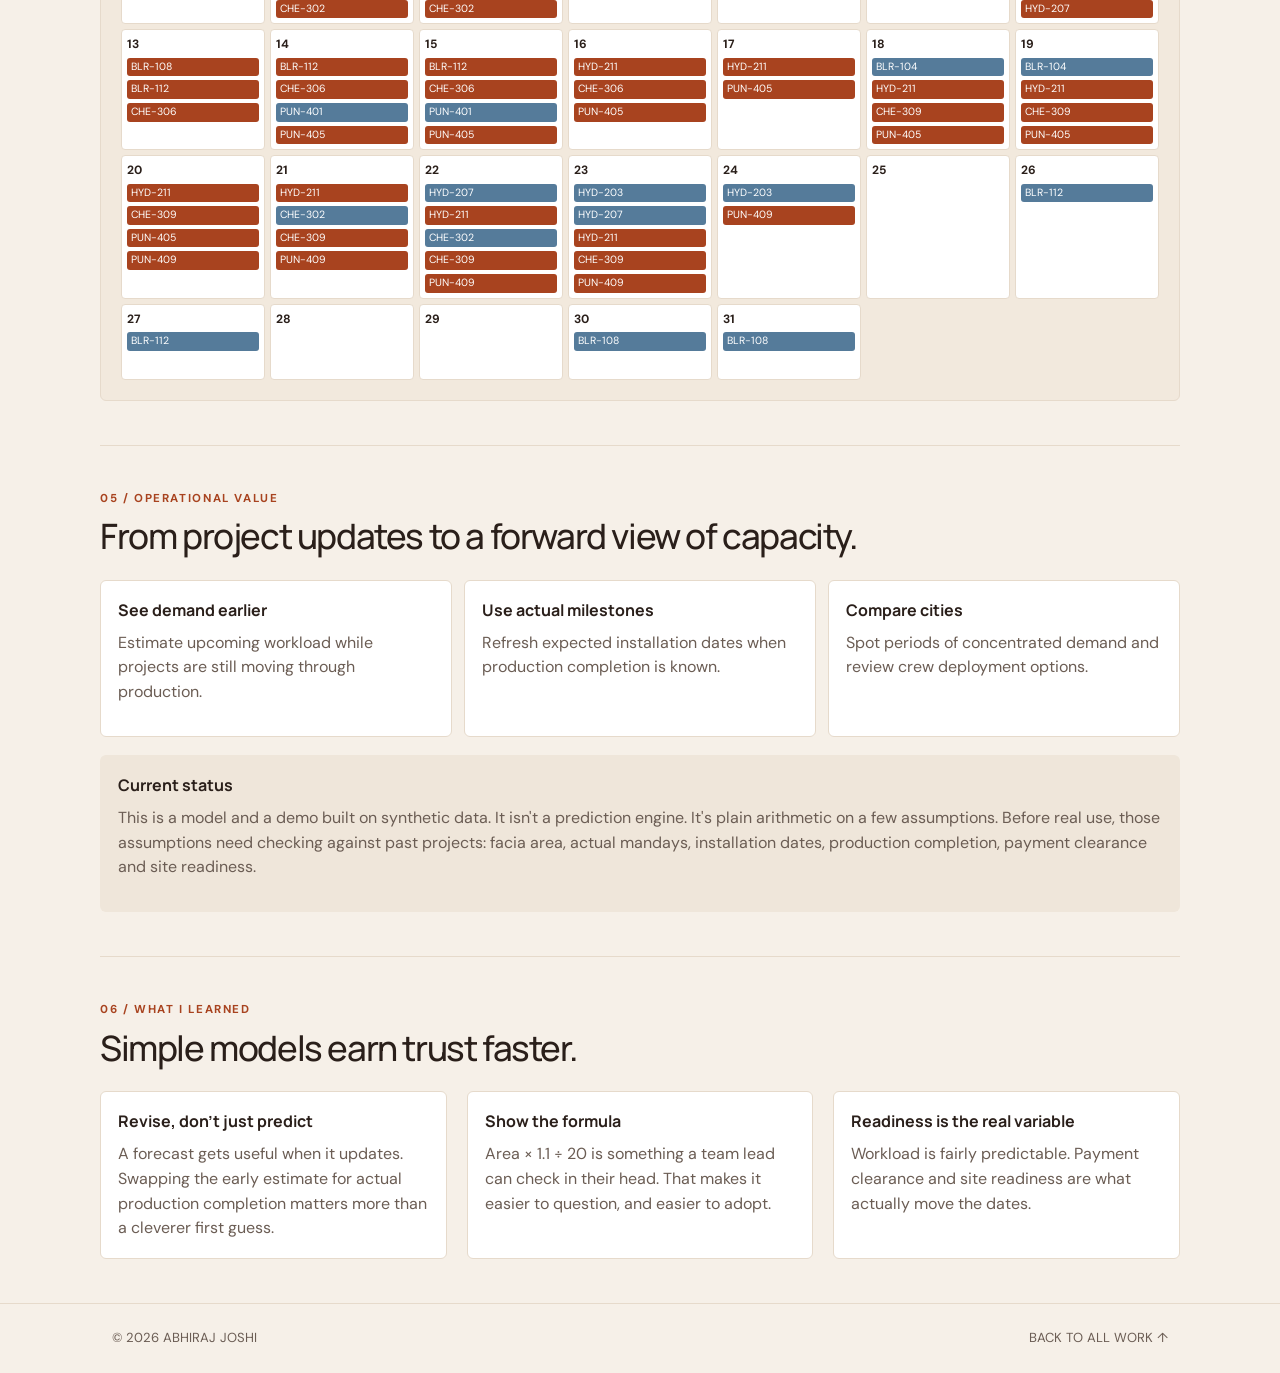
<file: manpower-planning.html>
<!doctype html>
<html lang="en">
<head>
<meta charset="utf-8">
<meta name="viewport" content="width=device-width,initial-scale=1">
<title>Manpower Planning Model | Abhiraj Joshi</title>
<meta name="description" content="A simple planning model that turns upcoming installation work into city-wise carpenter demand.">
<meta property="og:type" content="website">
<meta property="og:title" content="Manpower Planning Model | Abhiraj Joshi">
<meta property="og:description" content="A simple, interactive model that turns upcoming installation work into city-wise carpenter demand.">
<meta property="og:url" content="https://abhirajjoshi.github.io/portfolio/manpower-planning.html">
<meta property="og:image" content="https://abhirajjoshi.github.io/portfolio/assets/og-manpower-planning.png">
<meta property="og:image:width" content="1200">
<meta property="og:image:height" content="627">
<meta name="twitter:card" content="summary_large_image">
<link rel="stylesheet" href="assets/site.css?v=2026-11-17">
<style>
:root{--blue:#557b9a}
body{font-size:16px;line-height:1.55}
.wrap{width:min(1080px,calc(100% - 40px));margin:auto}
main a{color:var(--teal)}
.hero{padding:68px 0 48px;max-width:800px}
.eyebrow,.kicker{font-size:11.5px;letter-spacing:.14em;text-transform:uppercase;color:var(--teal);font-weight:700}
h1{font-size:clamp(38px,6vw,64px);line-height:1.08;letter-spacing:-.05em;font-weight:500;margin:16px 0}
h2{font-size:clamp(25px,3vw,35px);line-height:1.18;letter-spacing:-.04em;margin:9px 0 14px;font-weight:500}
h3{font-size:16px;margin:0 0 8px}
p{color:var(--muted);margin:8px 0 14px}
.lead{font-size:19px;max-width:720px}
.meta{display:flex;gap:20px;flex-wrap:wrap;color:var(--muted);font-size:12px;letter-spacing:.06em;margin-top:24px}
section{padding:44px 0;border-top:1px solid var(--line)}
.intro{max-width:760px}
.grid{display:grid;grid-template-columns:repeat(3,1fr);gap:12px;margin-top:22px}
.tile,.panel,.metric{background:white;border:1px solid var(--line);border-radius:var(--radius);padding:17px}
.tile strong{display:block;font-size:26px;margin:5px 0;letter-spacing:-.03em}
.tile small,.muted{color:var(--muted)}
.flow{display:grid;grid-template-columns:repeat(5,1fr);gap:8px;margin:22px 0}
.flow div{background:var(--soft);border:1px solid var(--line);border-radius:var(--radius);padding:13px;min-height:100px}
.flow b{display:block;font-size:13px}
.flow span{font-size:12.5px;color:var(--muted)}
.note{font-size:13px;background:var(--soft);border-left:2px solid var(--teal);padding:10px 13px;color:var(--muted);margin-top:14px}
.two{display:grid;grid-template-columns:1fr 1fr;gap:16px}
.panel strong{font-size:19px}
.demo{background:#f2e9dd;border:1px solid var(--line);border-radius:var(--radius);padding:20px;margin-top:20px}
.controls{display:flex;gap:12px;flex-wrap:wrap;margin:16px 0}
.control{display:grid;gap:5px;min-width:160px}
label{font-size:11.5px;color:var(--muted);font-weight:700;letter-spacing:.06em}
select{border:1px solid var(--line);background:white;border-radius:var(--radius);padding:10px;color:var(--ink);font:inherit}
.metrics{display:grid;grid-template-columns:repeat(4,1fr);gap:9px}
.metric{padding:12px 14px}
.metric span{display:block;font-size:12px;color:var(--muted)}
.metric strong{font-size:24px}
.toolbar{display:flex;justify-content:space-between;gap:12px;align-items:center;flex-wrap:wrap;margin:22px 0 10px}
.legend{font-size:12px;color:var(--muted);display:flex;gap:12px}
.dot{display:inline-block;width:9px;height:9px;border-radius:3px;margin-right:4px}
.p1dot{background:var(--teal)}
.p2dot{background:var(--blue)}
.tablewrap{overflow-x:auto;background:white;border:1px solid var(--line);border-radius:var(--radius)}
table{border-collapse:collapse;width:100%;min-width:680px;font-size:13px}
th,td{text-align:left;padding:11px;border-bottom:1px solid var(--line)}
th{color:var(--muted);font-weight:600;background:#fcf8f2}
tr:last-child td{border:0}
.tag{background:var(--soft);color:var(--teal);border-radius:20px;padding:3px 8px;font-size:11.5px}
.calendar{display:grid;grid-template-columns:repeat(7,1fr);gap:5px;margin-top:12px}
.weekday{font-size:11.5px;color:var(--muted)}
.day{background:white;border:1px solid var(--line);border-radius:4px;min-height:76px;padding:5px;overflow:hidden}
.daynum{font-size:12px;font-weight:700}
.bar{font-size:10.5px;line-height:1.2;color:white;border-radius:3px;padding:3px 4px;margin-top:4px;white-space:nowrap;overflow:hidden;text-overflow:ellipsis}
.bar.p1{background:var(--teal)}
.bar.p2{background:var(--blue)}
.callout{background:var(--soft);padding:18px;border-radius:var(--radius);margin-top:18px}
.learn{display:grid;grid-template-columns:repeat(3,1fr);gap:20px;margin-top:22px}
.learn p{margin:0}
@media(max-width:720px){
.grid,.two,.learn{grid-template-columns:1fr 1fr}
.flow{grid-template-columns:1fr 1fr}
.flow div:last-child{grid-column:span 2}
.metrics{grid-template-columns:1fr 1fr}
}
@media(max-width:480px){
.wrap{width:calc(100% - 28px)}
.grid,.two,.learn{grid-template-columns:1fr}
.bar{font-size:0;height:6px;padding:0}
.demo{padding:12px}
.day{min-height:65px;padding:4px}
}
</style>
</head>
<body>
<a class="skip-link" href="#main">Skip to content</a>

<header class="site-header">
<a class="logo" href="index.html">Abhiraj Joshi</a>
<nav class="site-nav" aria-label="Main">
<a href="index.html#work">Work</a>
<a href="index.html#about">About</a>
<a href="index.html#contact">Contact</a>
    <a class="nav-resume" href="assets/Abhiraj_Joshi_Resume.pdf" target="_blank" rel="noopener">Résumé ↓</a>
</nav>
</header>

<main class="wrap" id="main">
<div class="hero">
<div class="eyebrow">Planning model · Capacity planning</div>
<h1>Manpower Planning Model</h1>
<p class="lead">A simple way to see how many carpenters each city will need over the next month. The estimate starts rough and gets sharper as projects move through production.</p>
<div class="meta">
<span>OPERATIONS ANALYTICS</span>
<span>RESOURCE PLANNING</span>
<span>ILLUSTRATIVE DEMO</span>
</div>
</div>

<section>
<div class="kicker">01 / The planning problem</div>
<h2>Installation demand is shaped by more than project count.</h2>
<div class="intro">
<p>Carpenters need to be lined up before a project reaches site. But installation dates move. Production can run late, and payment or site readiness can push the start back further. So the plan needs an early estimate, and a way to update it when better information comes in.</p>
</div>
<div class="grid">
<div class="tile">
<small>Early visibility</small>
<strong>35 days</strong>
<span class="muted">Indicative design-to-installation window from production release</span>
</div>
<div class="tile">
<small>Forecast refresh</small>
<strong>+10 days</strong>
<span class="muted">Indicative buffer from actual production completion</span>
</div>
<div class="tile">
<small>Planning horizon</small>
<strong>30 days</strong>
<span class="muted">Rolling city-wise capacity outlook in the demo</span>
</div>
</div>
</section>

<section>
<div class="kicker">02 / Model logic</div>
<h2>Two forecasts, refined as the project progresses.</h2>
<div class="flow">
<div><b>Design release</b><span>Capture facia SFT and project city.</span></div>
<div><b>Long-range estimate</b><span>Production release + 35 days.</span></div>
<div><b>Production complete</b><span>Replace the early estimate with actual completion.</span></div>
<div><b>Short-range estimate</b><span>Actual completion + 10 days.</span></div>
<div><b>Readiness check</b><span>Adjust for payment clearance and site readiness.</span></div>
</div>
<p class="note">The 35-day and 10-day intervals are planning assumptions, not guaranteed service levels. Client payment and site readiness can move the expected installation date.</p>
</section>

<section>
<div class="kicker">03 / Workload assumptions</div>
<h2>Estimate workload, then translate it into crew demand.</h2>
<div class="two">
<div>
<h3>Workload calculation</h3>
<p>Estimated carpenter mandays use facia area with a 10% allowance for rework.</p>
<div class="panel">
<strong>Mandays = (Facia SFT × 1.10) ÷ 20</strong>
<p>Assumed productivity: 20 SFT per carpenter per day.</p>
</div>
</div>
<div>
<h3>Installation sequence</h3>
<ul>
<li>Segregation and Phase 1: about 73% of the project's mandays (16 parts in 22).</li>
<li>Production and site-work gap: 8–20 calendar days, with no carpenter demand in this simplified model.</li>
<li>Phase 2 and rework: the remaining 27% (6 parts in 22).</li>
</ul>
<p class="note">The 16:6 split divides each project's estimated mandays between the two phases. Real deployment varies with scope and site conditions.</p>
</div>
</div>
<div class="grid">
<div class="tile">
<small>Initial work block</small>
<strong>~73%</strong>
<span class="muted">of a project's mandays · Segregation + Installation Phase 1</span>
</div>
<div class="tile">
<small>Non-carpenter gap</small>
<strong>8–20 days</strong>
<span class="muted">Additional production, dispatch and site work</span>
</div>
<div class="tile">
<small>Final work block</small>
<strong>~27%</strong>
<span class="muted">of a project's mandays · Installation Phase 2 + rework</span>
</div>
</div>
</section>

<section>
<div class="kicker">04 / Interactive demonstration</div>
<h2>A city-wise view of upcoming installation demand.</h2>
<p>Explore a synthetic project set across four cities. Switch between the early estimate and revised forecast, then change the assumed crew size to see how workload translates into working days. All names, dates and figures are illustrative.</p>
<div class="demo">
<div class="controls">
<div class="control">
<label for="city">CITY</label>
<select id="city">
<option>All</option><option>Bengaluru</option><option>Hyderabad</option><option>Chennai</option><option>Pune</option>
</select>
</div>
<div class="control">
<label for="forecast">FORECAST BASIS</label>
<select id="forecast">
<option value="long">Long-range · production release</option>
<option value="revised">Revised · production completion</option>
</select>
</div>
<div class="control">
<label for="crew">ASSUMED CREW SIZE</label>
<select id="crew">
<option>2</option><option selected>4</option><option>6</option><option>8</option><option>10</option>
</select>
</div>
</div>

<div class="metrics">
<div class="metric"><span>Projects in view</span><strong id="mProjects">12</strong></div>
<div class="metric"><span>Estimated mandays</span><strong id="mMandays">—</strong></div>
<div class="metric"><span>Indicative crew-days</span><strong id="mCrewDays">—</strong></div>
<div class="metric"><span>Readiness checks</span><strong id="mReadiness">—</strong></div>
</div>

<div class="toolbar">
<h3>Project-level forecast</h3>
<div class="legend">
<span><i class="dot p1dot"></i>Initial work</span>
<span><i class="dot p2dot"></i>Final work</span>
</div>
</div>

<div class="tablewrap">
<table>
<thead>
<tr>
<th>Project</th><th>City</th><th>Facia SFT</th><th>Mandays</th><th>Expected start</th><th>Crew</th><th>Work days</th><th>Readiness</th>
</tr>
</thead>
<tbody id="rows"></tbody>
</table>
</div>

<p class="note">Work days are indicative crew-days rounded up across the two work blocks. They do not imply continuous deployment across the intervening production/site-work gap.</p>

<div class="toolbar">
<h3>Installation calendar · this month</h3>
<span class="muted" id="caption" style="font-size:11px"></span>
</div>
<div class="calendar" id="calendar"></div>
</div>
</section>

<section>
<div class="kicker">05 / Operational value</div>
<h2>From project updates to a forward view of capacity.</h2>
<div class="grid">
<div class="tile">
<h3>See demand earlier</h3>
<p>Estimate upcoming workload while projects are still moving through production.</p>
</div>
<div class="tile">
<h3>Use actual milestones</h3>
<p>Refresh expected installation dates when production completion is known.</p>
</div>
<div class="tile">
<h3>Compare cities</h3>
<p>Spot periods of concentrated demand and review crew deployment options.</p>
</div>
</div>
<div class="callout">
<h3>Current status</h3>
<p>This is a model and a demo built on synthetic data. It isn't a prediction engine. It's plain arithmetic on a few assumptions. Before real use, those assumptions need checking against past projects: facia area, actual mandays, installation dates, production completion, payment clearance and site readiness.</p>
</div>
</section>

<section>
<div class="kicker">06 / What I learned</div>
<h2>Simple models earn trust faster.</h2>
<div class="learn">
<div class="tile">
<h3>Revise, don't just predict</h3>
<p>A forecast gets useful when it updates. Swapping the early estimate for actual production completion matters more than a cleverer first guess.</p>
</div>
<div class="tile">
<h3>Show the formula</h3>
<p>Area × 1.1 ÷ 20 is something a team lead can check in their head. That makes it easier to question, and easier to adopt.</p>
</div>
<div class="tile">
<h3>Readiness is the real variable</h3>
<p>Workload is fairly predictable. Payment clearance and site readiness are what actually move the dates.</p>
</div>
</div>
</section>
</main>

<footer class="site-footer">
<span>© 2026 ABHIRAJ JOSHI</span>
<a href="index.html#work">BACK TO ALL WORK ↑</a>
</footer>

<script>
const projects=[
["BLR-104","Bengaluru",420,-35,-10,"Cleared","Ready",12],
["BLR-108","Bengaluru",610,-29,-7,"Pending","Ready",16],
["BLR-112","Bengaluru",350,-24,-4,"Cleared","Pending",10],
["HYD-203","Hyderabad",520,-33,-9,"Cleared","Ready",14],
["HYD-207","Hyderabad",280,-26,-5,"Cleared","Ready",9],
["HYD-211","Hyderabad",700,-20,-2,"Pending","Pending",18],
["CHE-302","Chennai",460,-31,-8,"Cleared","Ready",11],
["CHE-306","Chennai",390,-23,-3,"Cleared","Pending",15],
["CHE-309","Chennai",560,-18,-1,"Cleared","Ready",13],
["PUN-401","Pune",330,-34,-10,"Cleared","Ready",8],
["PUN-405","Pune",640,-22,-4,"Pending","Ready",20],
["PUN-409","Pune",480,-16,-1,"Cleared","Ready",12]
];

const today=new Date();
const base=new Date(today.getFullYear(),today.getMonth(),1);
const daysInMonth=new Date(today.getFullYear(),today.getMonth()+1,0).getDate();
const monthLabel=base.toLocaleDateString("en-IN",{month:"short",year:"numeric"});
const add=(d,n)=>{let x=new Date(d);x.setDate(x.getDate()+n);return x};
const fmt=d=>d.toLocaleDateString("en-IN",{day:"2-digit",month:"short"});
const ceil=Math.ceil;

function render(){
 const city=document.querySelector("#city").value;
 const basis=document.querySelector("#forecast").value;
 const crew=+document.querySelector("#crew").value;

 const list=projects
 .filter(p=>city==="All"||p[1]===city)
 .map(p=>{
  let md=p[2]*1.1/20;
  let one=md*16/22;
  let two=md*6/22;
  let dt=add(base,(basis==="long"?p[3]+35:p[4]+10));
  let d1=ceil(one/crew);
  let d2=ceil(two/crew);
  let ready=p[5]==="Cleared"&&p[6]==="Ready"
   ?"Ready"
   :p[5]==="Pending"&&p[6]==="Pending"
   ?"Payment + site"
   :"Check readiness";

  return{id:p[0],city:p[1],sft:p[2],md,dt,d1,d2,gap:p[7],ready};
 });

 document.querySelector("#mProjects").textContent=list.length;
 document.querySelector("#mMandays").textContent=ceil(list.reduce((s,p)=>s+p.md,0));
 document.querySelector("#mCrewDays").textContent=list.reduce((s,p)=>s+p.d1+p.d2,0);
 document.querySelector("#mReadiness").textContent=list.filter(p=>p.ready!=="Ready").length;

 document.querySelector("#rows").innerHTML=list.map(p=>`
 <tr>
 <td><b>${p.id}</b></td>
 <td>${p.city}</td>
 <td>${p.sft}</td>
 <td>${p.md.toFixed(1)}</td>
 <td>${fmt(p.dt)}</td>
 <td>${crew}</td>
 <td>${p.d1} + ${p.d2}</td>
 <td><span class="tag">${p.ready}</span></td>
 </tr>`).join("");

 document.querySelector("#caption").textContent=
  (basis==="long"?"Long-range estimate":"Revised estimate")+" · "+monthLabel;

 const cal=document.querySelector("#calendar");
 cal.innerHTML="";

 ["Sun","Mon","Tue","Wed","Thu","Fri","Sat"].forEach(w=>{
  let e=document.createElement("div");
  e.className="weekday";
  e.textContent=w;
  cal.append(e);
 });

 for(let i=0;i<base.getDay();i++){
  let e=document.createElement("div");
  cal.append(e);
 }

 for(let day=1;day<=daysInMonth;day++){
  let e=document.createElement("div");
  e.className="day";
  e.innerHTML=`<div class="daynum">${day}</div>`;

  list.forEach(p=>{
   let off=Math.round((p.dt-base)/86400000);
   let p2=off+p.d1+p.gap;

   if(day-1>=off&&day-1<off+p.d1){
    e.innerHTML+=`<div class="bar p1" title="${p.id} · initial work">${p.id}</div>`;
   }
   if(day-1>=p2&&day-1<p2+p.d2){
    e.innerHTML+=`<div class="bar p2" title="${p.id} · final work">${p.id}</div>`;
   }
  });

  cal.append(e);
 }
}

["city","forecast","crew"].forEach(id=>
 document.getElementById(id).addEventListener("change",render)
);
render();
</script>
<script data-goatcounter="https://portfolios.goatcounter.com/count" async src="//gc.zgo.at/count.js"></script>
</body>
</html>
</file>
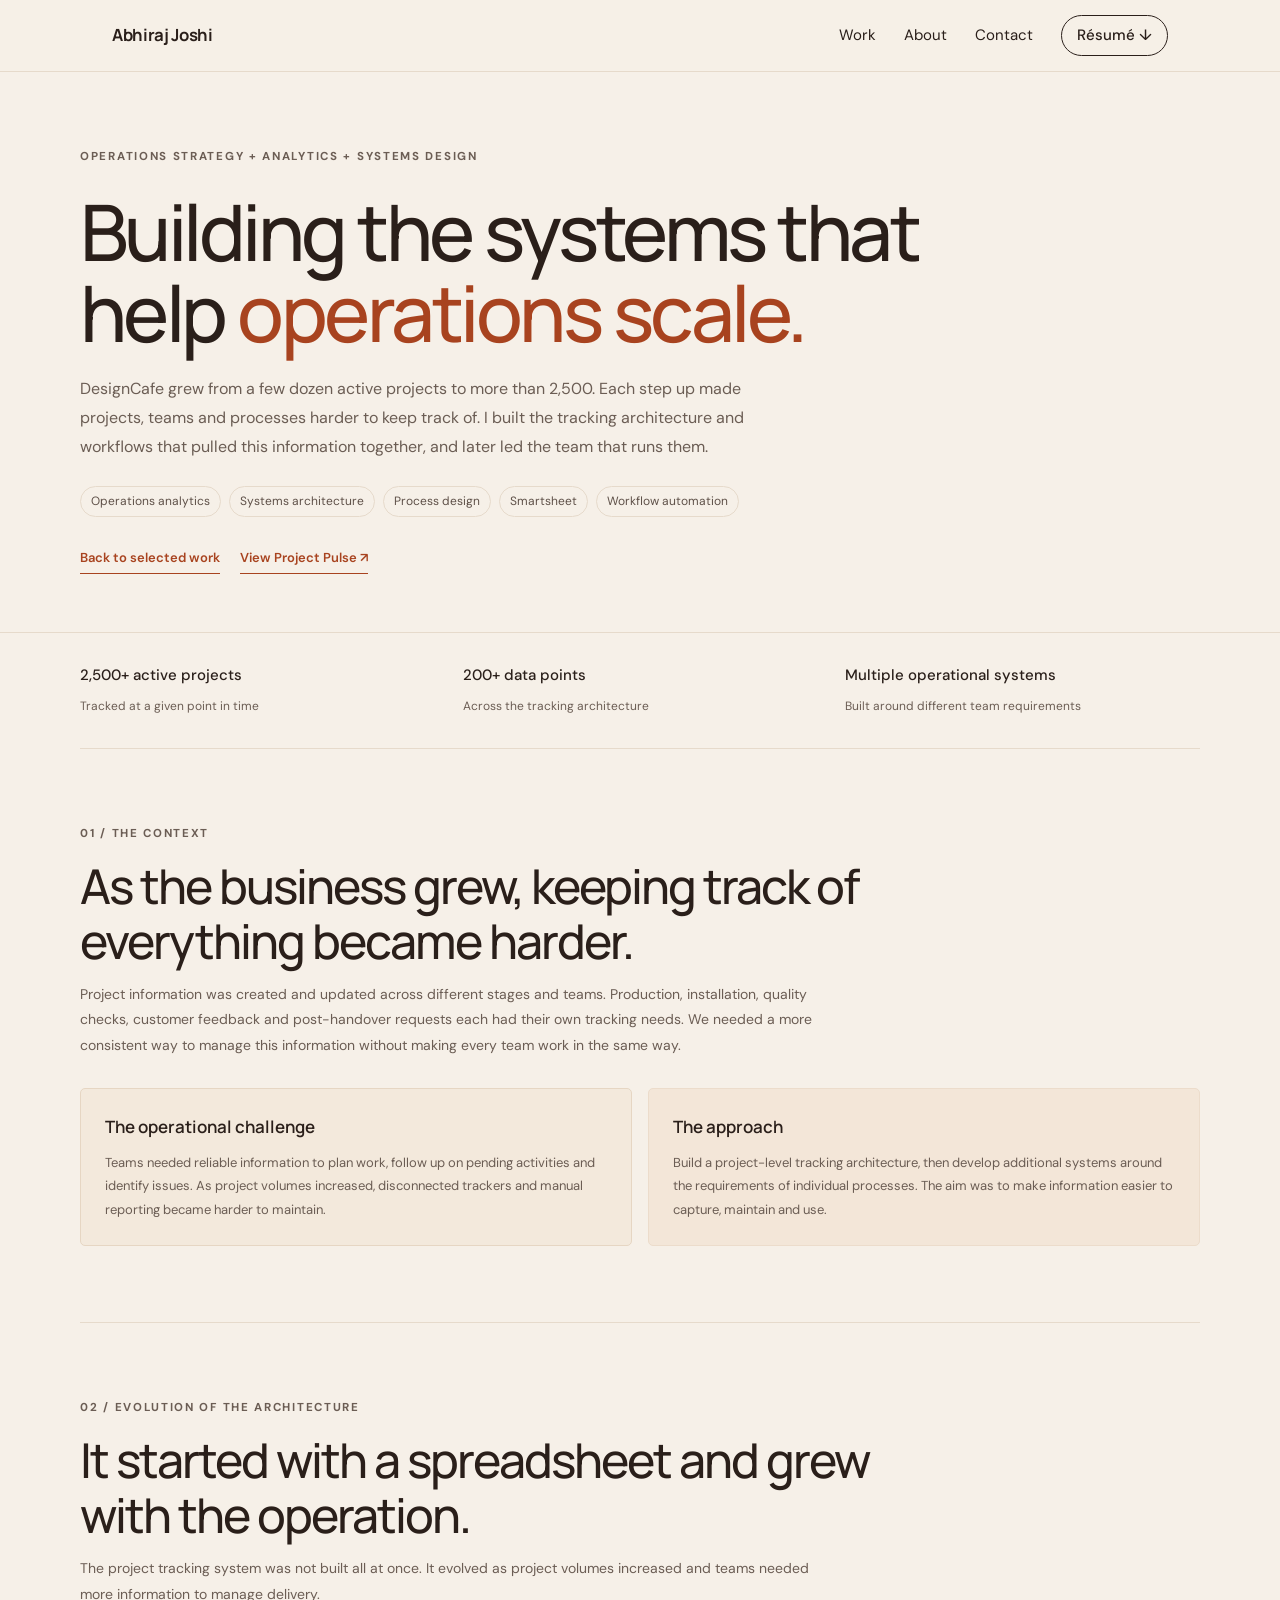
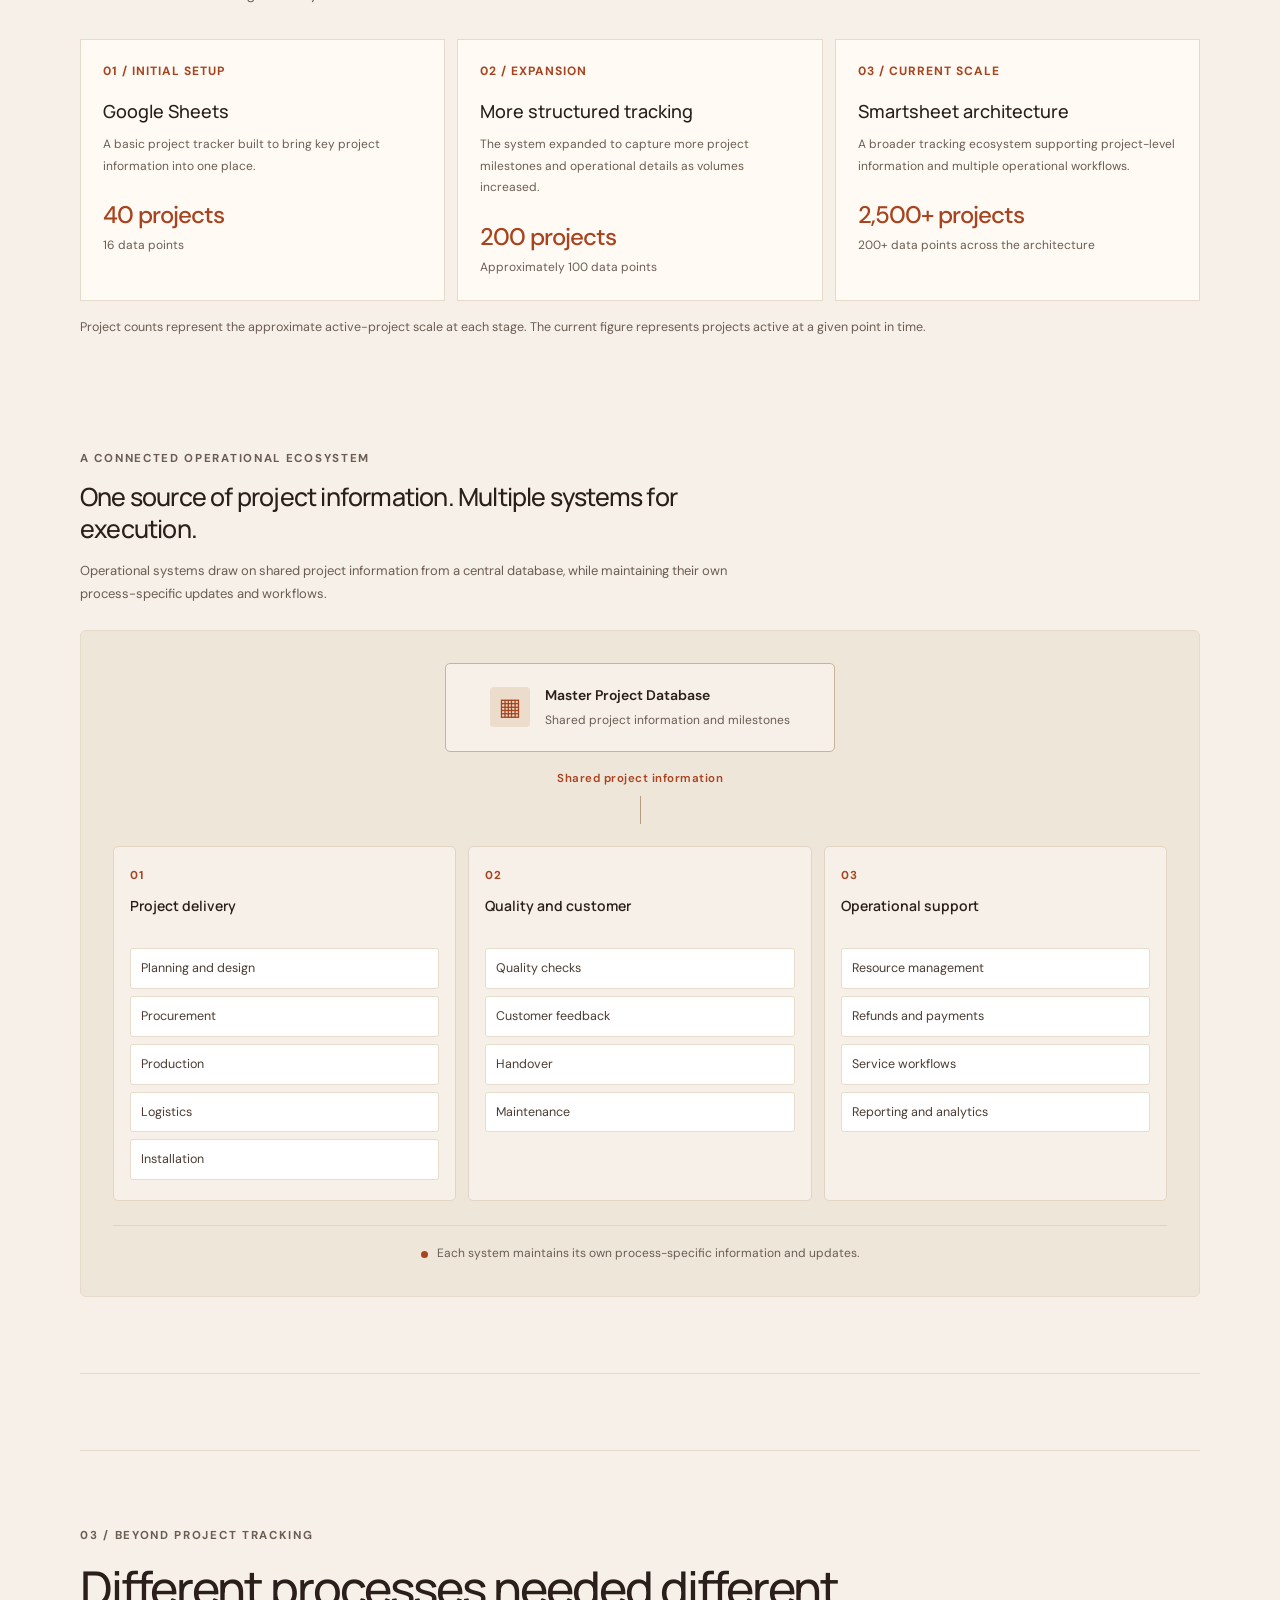
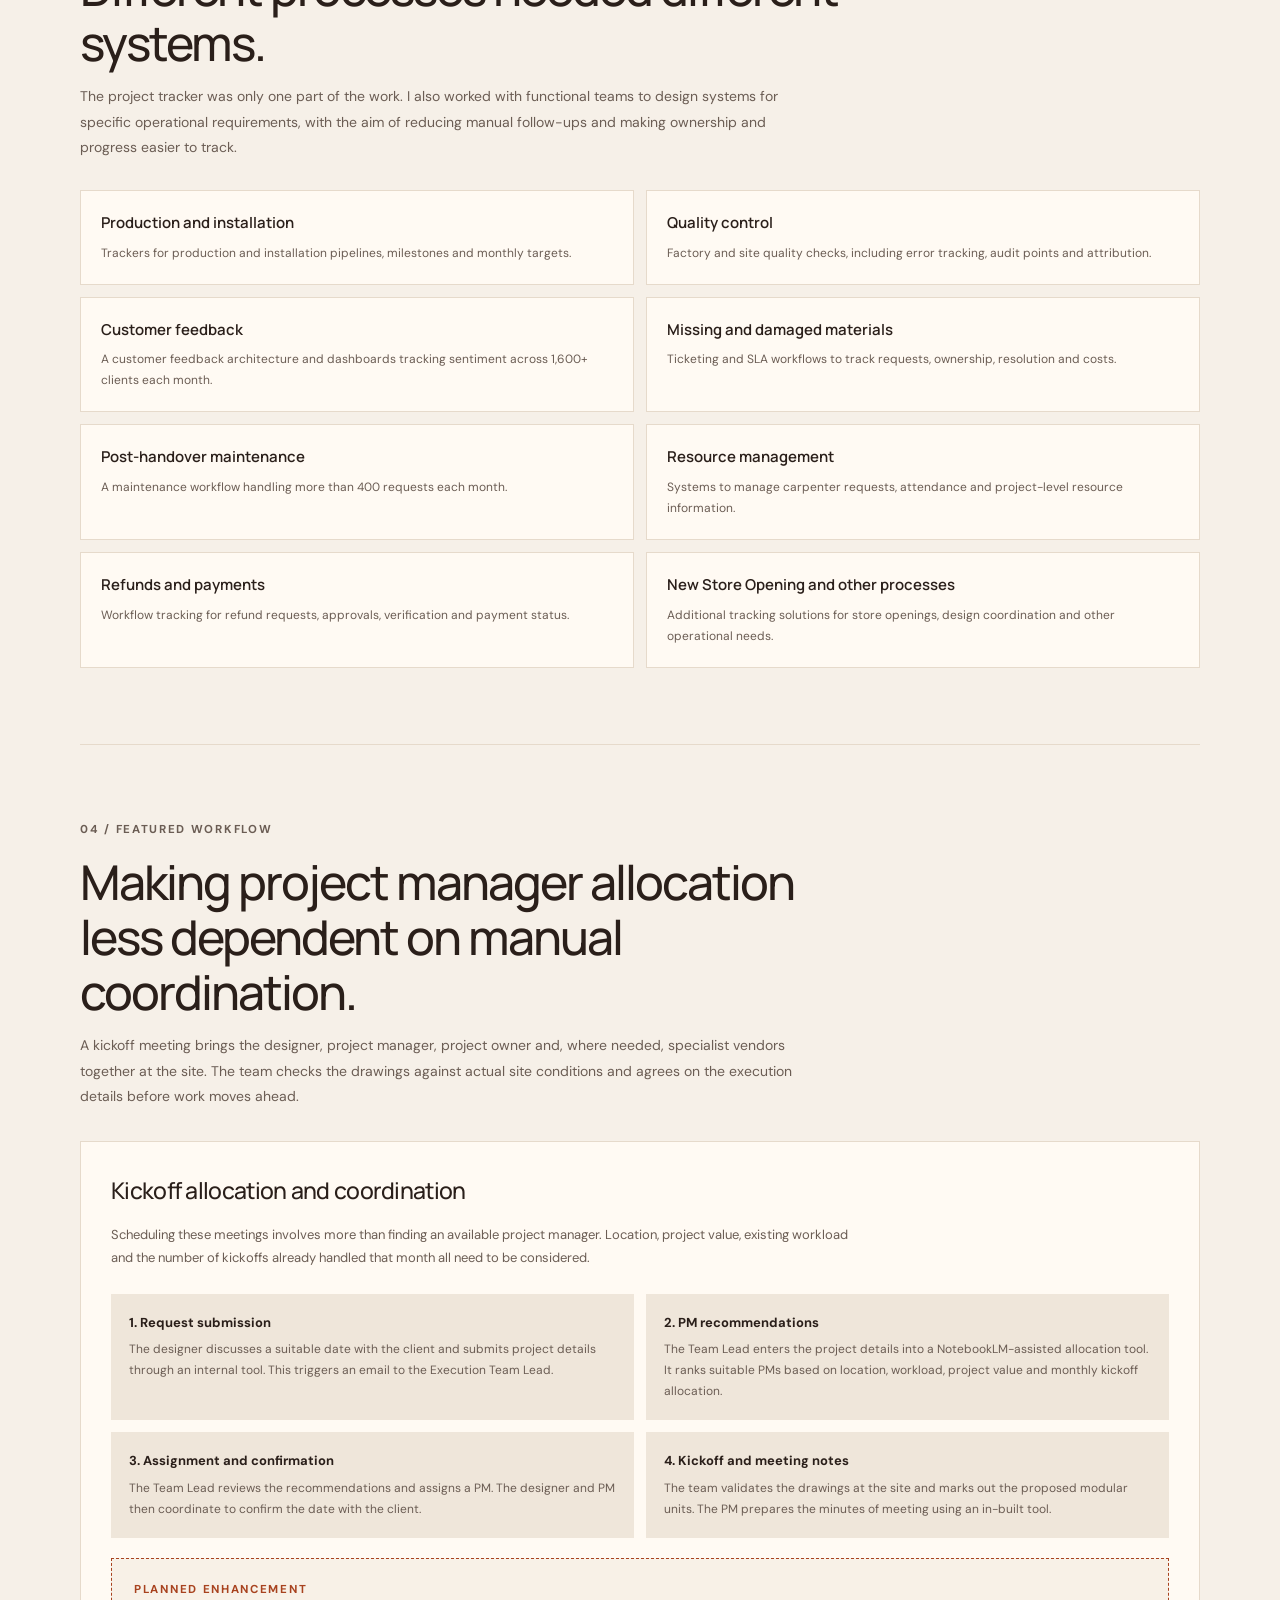
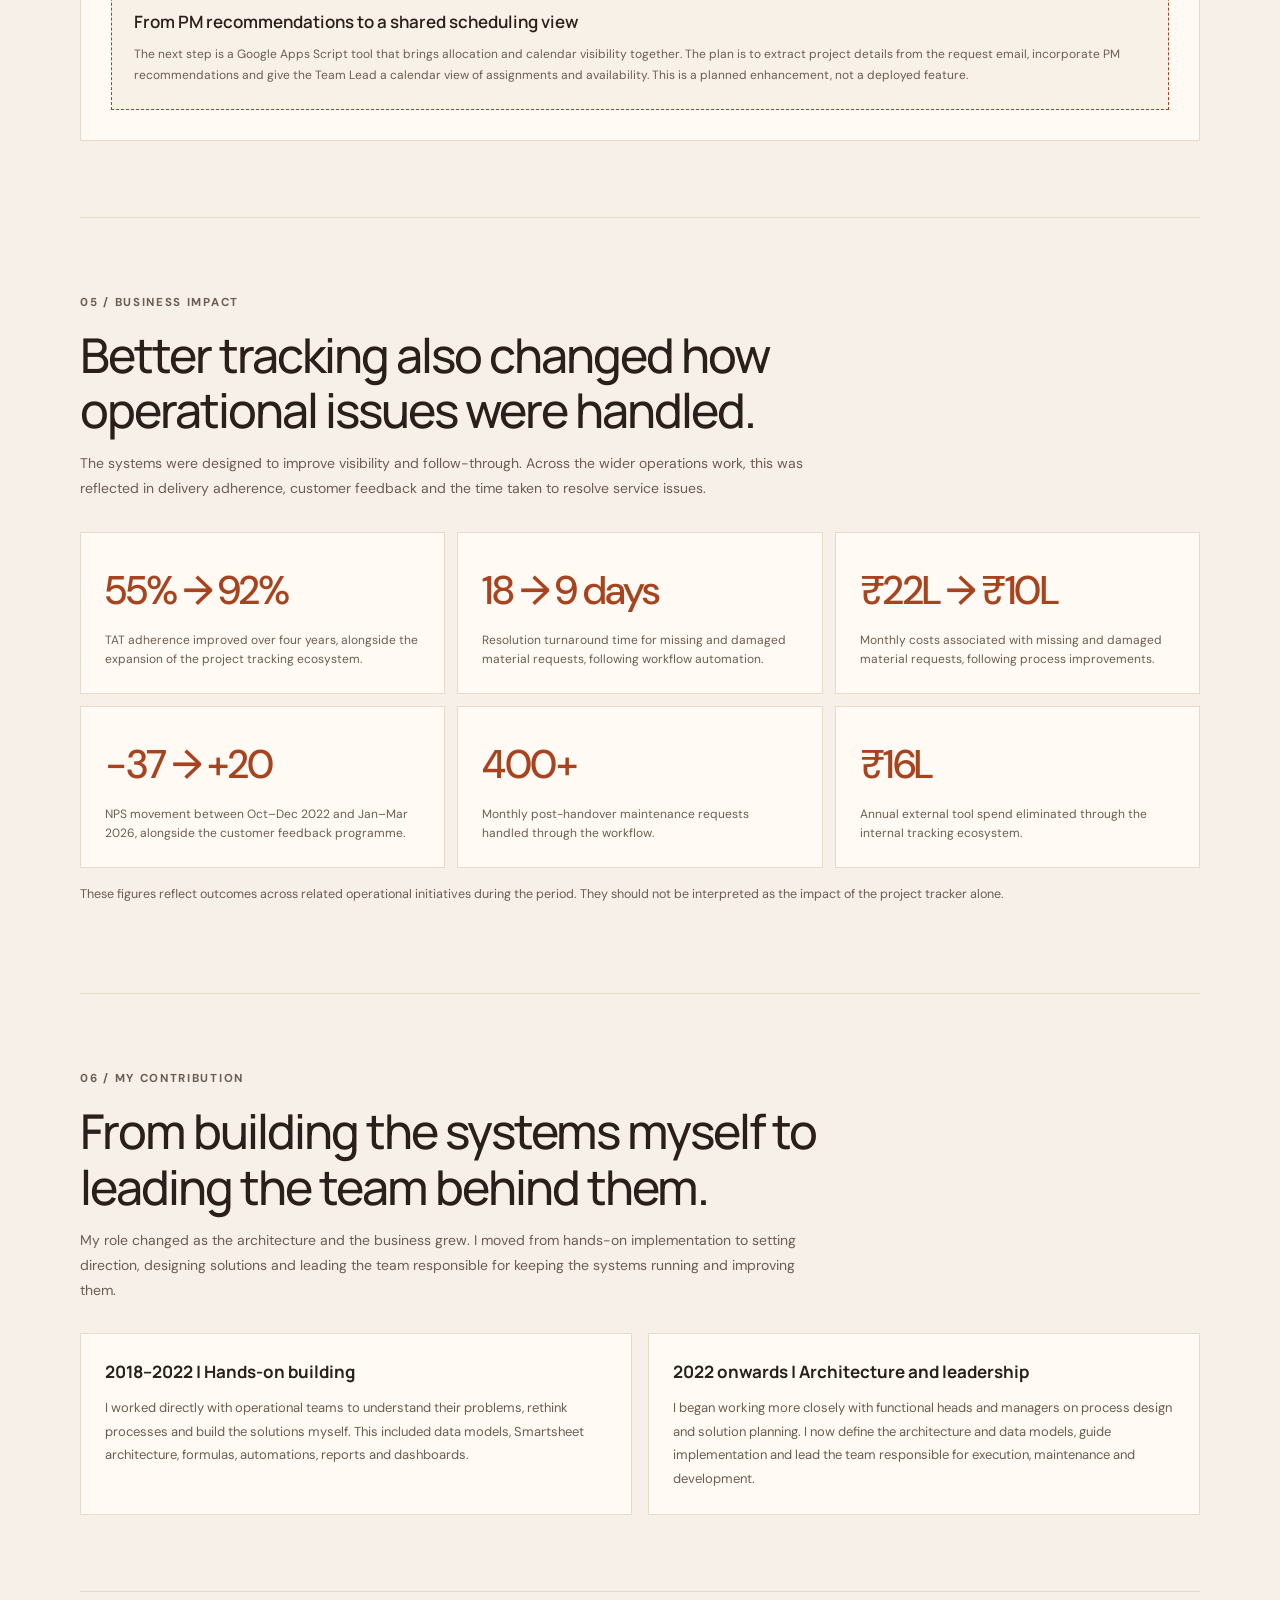
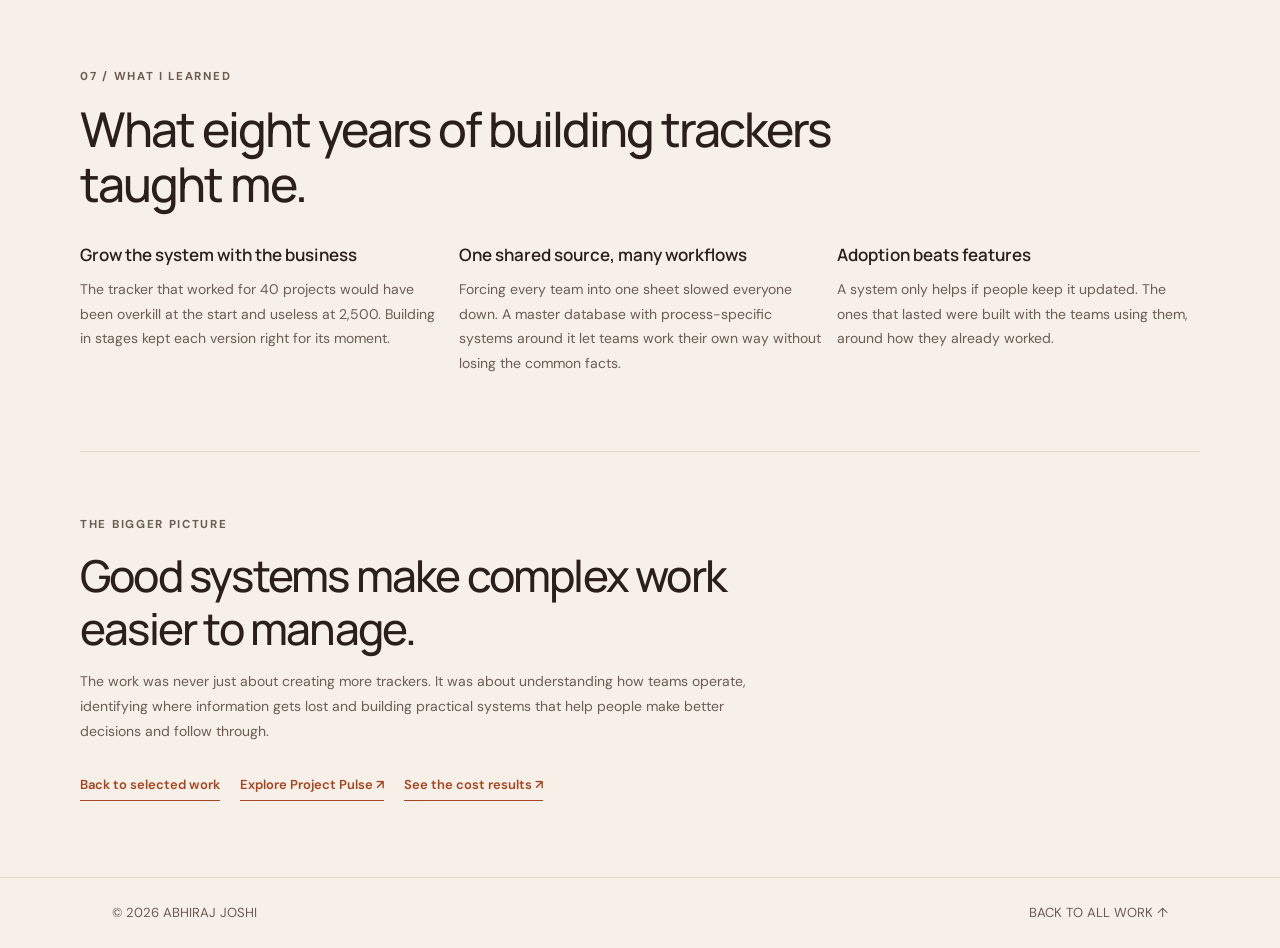
<file: operations-analytics.html>
<!DOCTYPE html>
<html lang="en">
<head>
  <meta charset="UTF-8">
  <meta name="viewport" content="width=device-width, initial-scale=1.0">
  <meta name="description" content="How I designed and scaled operational tracking systems, workflows and analytics across a growing multi-city business.">
  <title>Operations Analytics Architecture | Abhiraj Joshi</title>

  <meta property="og:type" content="website">

  <meta property="og:title" content="Operations Analytics Architecture | Abhiraj Joshi">

  <meta property="og:description" content="How I built and scaled the tracking systems behind DesignCafe, from 40 to 2,500+ active projects.">

  <meta property="og:url" content="https://abhirajjoshi.github.io/portfolio/operations-analytics.html">

  <meta property="og:image" content="https://abhirajjoshi.github.io/portfolio/assets/og-operations-analytics.png">

  <meta property="og:image:width" content="1200">

  <meta property="og:image:height" content="627">

  <meta name="twitter:card" content="summary_large_image">

  <link rel="stylesheet" href="assets/site.css?v=2026-11-17">
  <style>
    body {
      line-height: 1.65;
    }

    .container {
      width: min(1120px, calc(100% - 64px));
      margin: 0 auto;
    }

    .eyebrow {
      color: var(--muted);
      font-size: 11.5px;
      font-weight: 700;
      letter-spacing: 1.7px;
      text-transform: uppercase;
    }

    .hero {
      padding: 76px 0 58px;
      border-bottom: 1px solid var(--line);
    }

    .hero h1,
    .section-heading h2,
    .closing h2 {
      letter-spacing: -.045em;
    }

    .hero h1 {
      max-width: 940px;
      margin: 24px 0 22px;
      font-size: clamp(44px, 7vw, 78px);
      font-weight: 500;
      line-height: 1.04;
    }

    .accent {
      color: var(--teal);
    }

    .intro {
      max-width: 720px;
      color: var(--muted);
      font-size: 16px;
      line-height: 1.8;
    }

    .tags {
      display: flex;
      flex-wrap: wrap;
      gap: 8px;
      margin-top: 24px;
    }

    .tag {
      padding: 5px 10px;
      border: 1px solid var(--line);
      border-radius: 30px;
      color: #5e5048;
      font-size: 12px;
    }

    .actions {
      display: flex;
      align-items: center;
      flex-wrap: wrap;
      gap: 20px;
      margin-top: 30px;
    }

    .text-link {
      display: inline-block;
      padding-bottom: 4px;
      border-bottom: 1px solid var(--teal);
      color: var(--teal);
      font-size: 13px;
      font-weight: 600;
    }

    .overview {
      display: grid;
      grid-template-columns: repeat(3, 1fr);
      gap: 28px;
      padding: 30px 0;
      border-bottom: 1px solid var(--line);
    }

    .overview strong {
      display: block;
      margin-bottom: 4px;
      font-size: 15px;
      font-weight: 500;
    }

    .overview span {
      color: var(--muted);
      font-size: 12px;
    }

    section {
      padding: 76px 0;
      border-bottom: 1px solid var(--line);
    }

    .section-heading {
      max-width: 800px;
      margin-bottom: 30px;
    }

    .section-heading h2 {
      margin: 14px 0;
      font-size: clamp(30px, 4.5vw, 48px);
      font-weight: 500;
      line-height: 1.15;
      letter-spacing: -2px;
    }

    .section-heading p {
      max-width: 740px;
      color: var(--muted);
      font-size: 14px;
      line-height: 1.8;
    }

    .two-col {
      display: grid;
      grid-template-columns: repeat(2, 1fr);
      gap: 16px;
    }

    .panel {
      padding: 24px;
      border: 1px solid var(--line);
      border-radius: 5px;
      background: var(--white);
    }

    .two-col .panel:first-child {
  background: #f3e9dc;
  border-color: #e6d6c3;
}

.two-col .panel:last-child {
  background: #f3e6d8;
  border-color: #ecdccb;
}

    .panel h3 {
      margin: 0 0 10px;
      font-size: 17px;
      font-weight: 600;
    }

    .panel p {
      margin: 0;
      color: var(--muted);
      font-size: 13px;
      line-height: 1.8;
    }

    .timeline {
      display: grid;
      grid-template-columns: repeat(3, 1fr);
      gap: 12px;
      margin-top: 32px;
    }

    .stage {
      min-height: 190px;
      padding: 22px;
      border: 1px solid var(--line);
      background: var(--white);
    }

    .stage .number {
      color: var(--teal);
      font-size: 12px;
      font-weight: 700;
      letter-spacing: 1px;
    }

    .stage h3 {
      margin: 15px 0 8px;
      font-size: 18px;
      font-weight: 500;
    }

    .stage p {
      margin: 0;
      color: var(--muted);
      font-size: 12px;
      line-height: 1.8;
    }

    .stage .scale {
      display: block;
      margin-top: 18px;
      color: var(--teal);
      font-size: 24px;
      font-weight: 500;
      letter-spacing: -1px;
    }

    .note {
      margin-top: 16px;
      color: var(--muted);
      font-size: 12.5px;
    }

    .architecture {
      margin-top: 34px;
      padding: 28px;
      border: 1px solid var(--line);
      background: var(--soft);
    }

    .architecture h3 {
      margin: 0 0 8px;
      font-size: 17px;
      font-weight: 600;
    }

    .architecture > p {
      margin: 0 0 24px;
      color: var(--muted);
      font-size: 12px;
    }

    .architecture-flow {
      display: grid;
      grid-template-columns: repeat(4, 1fr);
      gap: 10px;
    }

    .flow-item {
      position: relative;
      padding: 18px 12px;
      border: 1px solid #dccbb7;
      background: var(--paper);
      text-align: center;
    }

    .flow-item strong {
      display: block;
      font-size: 12px;
      font-weight: 600;
    }

    .flow-item span {
      display: block;
      margin-top: 6px;
      color: var(--muted);
      font-size: 11.5px;
      line-height: 1.5;
    }

    .system-grid {
      display: grid;
      grid-template-columns: repeat(2, 1fr);
      gap: 12px;
      margin-top: 28px;
    }

    .system {
      padding: 20px;
      border: 1px solid var(--line);
      background: var(--white);
    }

    .system h3 {
      margin: 0 0 7px;
      font-size: 15px;
      font-weight: 600;
    }

    .system p {
      margin: 0;
      color: var(--muted);
      font-size: 12px;
      line-height: 1.75;
    }

    .feature {
      margin-top: 32px;
      padding: 30px;
      border: 1px solid var(--line);
      background: var(--white);
    }

    .feature h3 {
      margin: 0 0 10px;
      font-size: 23px;
      font-weight: 500;
      letter-spacing: -0.7px;
    }

    .feature > p {
      max-width: 760px;
      color: var(--muted);
      font-size: 13px;
      line-height: 1.8;
    }

    .steps {
      display: grid;
      grid-template-columns: repeat(2, 1fr);
      gap: 12px;
      margin-top: 24px;
    }

    .step {
      padding: 18px;
      background: var(--soft);
    }

    .step strong {
      display: block;
      margin-bottom: 6px;
      font-size: 13px;
    }

    .step p {
      margin: 0;
      color: var(--muted);
      font-size: 12px;
      line-height: 1.75;
    }

    .planned {
      margin-top: 20px;
      padding: 22px;
      border: 1px dashed var(--teal);
      background: #f8f1e7;
    }

    .planned .eyebrow {
      color: var(--teal);
    }

    .planned h4 {
      margin: 8px 0;
      font-size: 17px;
      font-weight: 600;
    }

    .planned p {
      margin: 0;
      color: var(--muted);
      font-size: 12px;
      line-height: 1.8;
    }

    .impact-grid {
      display: grid;
      grid-template-columns: repeat(3, 1fr);
      gap: 12px;
      margin-top: 30px;
    }

    .metric {
      padding: 24px;
      border: 1px solid var(--line);
      background: var(--white);
    }

    .metric strong {
      display: block;
      color: var(--teal);
      font-size: clamp(28px, 4vw, 40px);
      font-weight: 500;
      letter-spacing: -1.5px;
    }

    .metric span {
      display: block;
      margin-top: 8px;
      color: var(--muted);
      font-size: 12px;
      line-height: 1.6;
    }

    .role-grid {
      display: grid;
      grid-template-columns: repeat(2, 1fr);
      gap: 16px;
      margin-top: 28px;
    }

    .role {
      padding: 24px;
      border: 1px solid var(--line);
      background: var(--white);
    }

    .role h3 {
      margin: 0 0 10px;
      font-size: 17px;
    }

    .role p {
      margin: 0;
      color: var(--muted);
      font-size: 13px;
      line-height: 1.8;
    }

    .learn-grid {
      display: grid;
      grid-template-columns: repeat(3, 1fr);
      gap: 16px;
      margin-top: 28px;
    }

    .learn-grid h3 {
      margin: 0 0 8px;
      font-size: 17px;
      font-weight: 600;
    }

    .learn-grid p {
      margin: 0;
      color: var(--muted);
      font-size: 14px;
      line-height: 1.75;
    }

    .closing {
      padding: 64px 0 76px;
    }

    .closing h2 {
      max-width: 720px;
      margin: 14px 0;
      font-size: clamp(30px, 4vw, 44px);
      font-weight: 500;
      line-height: 1.2;
      letter-spacing: -1.8px;
    }

    .closing p {
      max-width: 680px;
      color: var(--muted);
      font-size: 14px;
      line-height: 1.8;
    }


    @media (max-width: 700px) {
      .container {
        width: min(100% - 36px, 600px);
      }

      .hero {
        padding: 52px 0 42px;
      }

      .hero h1,
    .section-heading h2,
    .closing h2 {
      letter-spacing: -.045em;
    }

    .hero h1 {
        letter-spacing: -2.5px;
      }

      section {
        padding: 54px 0;
      }

      .overview,
      .learn-grid,
      .timeline,
      .two-col,
      .system-grid,
      .steps,
      .role-grid {
        grid-template-columns: 1fr;
      }

      .overview {
        gap: 18px;
      }

      .architecture-flow {
        grid-template-columns: repeat(2, 1fr);
      }

      .impact-grid {
        grid-template-columns: 1fr;
      }

      .stage {
        min-height: auto;
      }

      .feature,
      .architecture {
        padding: 20px;
      }
    }
    
.architecture-section {
  margin-top: 36px;
}

.architecture-intro {
  margin-bottom: 24px;
}

.architecture-intro h3 {
  max-width: 650px;
  margin: 12px 0;
  font-size: 25px;
  font-weight: 500;
  letter-spacing: -0.8px;
  line-height: 1.3;
}

.architecture-intro p {
  max-width: 680px;
  color: var(--muted);
  font-size: 13px;
  line-height: 1.8;
}

.architecture-map {
  padding: 32px;
  border: 1px solid var(--line);
  border-radius: 6px;
  background: #efe6da;
}

.master-node {
  display: flex;
  align-items: center;
  justify-content: center;
  gap: 15px;
  width: min(100%, 390px);
  margin: 0 auto;
  padding: 20px;
  border: 1px solid #c9b29a;
  border-radius: 5px;
  background: #f6f0e8;
}

.node-icon {
  display: grid;
  place-items: center;
  width: 40px;
  height: 40px;
  border-radius: 4px;
  background: #ecdccb;
  color: #a8431f;
  font-size: 24px;
}

.master-node strong {
  display: block;
  font-size: 14px;
  font-weight: 600;
}

.master-node span {
  display: block;
  margin-top: 4px;
  color: var(--muted);
  font-size: 12px;
}

.connector {
  display: flex;
  flex-direction: column;
  align-items: center;
  padding: 18px 0 22px;
}

.connector span {
  color: var(--teal);
  font-size: 11.5px;
  font-weight: 600;
  letter-spacing: 0.5px;
}

.connector-line {
  width: 1px;
  height: 28px;
  margin-top: 8px;
  background: #b89c82;
}

.architecture-groups {
  display: grid;
  grid-template-columns: repeat(3, minmax(0, 1fr));
  gap: 12px;
}

.architecture-group {
  padding: 20px 16px;
  border: 1px solid #e2d5c4;
  border-radius: 5px;
  background: #f6f0e8;
}

.group-heading {
  color: var(--teal);
  font-size: 11.5px;
  font-weight: 700;
  letter-spacing: 1px;
}

.architecture-group h4 {
  min-height: 40px;
  margin: 8px 0 14px;
  font-size: 14px;
  font-weight: 600;
}

.system-node {
  margin-top: 7px;
  padding: 10px;
  border: 1px solid #e8dccd;
  border-radius: 3px;
  background: #ffffff;
  color: #4a3c34;
  font-size: 12.5px;
  line-height: 1.5;
}

.architecture-footnote {
  display: flex;
  align-items: center;
  justify-content: center;
  gap: 9px;
  margin-top: 24px;
  padding-top: 18px;
  border-top: 1px solid #e2d5c4;
  color: #6b5d54;
  font-size: 12px;
  text-align: center;
}

.footnote-dot {
  width: 7px;
  height: 7px;
  flex-shrink: 0;
  border-radius: 50%;
  background: #a8431f;
}

@media (max-width: 700px) {
  .architecture-map {
    padding: 18px;
  }

  .architecture-groups {
    grid-template-columns: 1fr;
  }

  .architecture-group h4 {
    min-height: auto;
  }

  .architecture-intro h3 {
    font-size: 22px;
  }
}

  </style>
</head>

<body>

  <a class="skip-link" href="#main">Skip to content</a>

  <header class="site-header">
    <a class="logo" href="index.html">Abhiraj Joshi</a>
    <nav class="site-nav" aria-label="Main">
      <a href="index.html#work">Work</a>
      <a href="index.html#about">About</a>
      <a href="index.html#contact">Contact</a>
    <a class="nav-resume" href="assets/Abhiraj_Joshi_Resume.pdf" target="_blank" rel="noopener">Résumé ↓</a>
    </nav>
  </header>

  <main id="main">
  <div class="hero">
    <div class="container">
      <div class="eyebrow">Operations strategy + analytics + systems design</div>

      <h1>
        Building the systems that help
        <span class="accent">operations scale.</span>
      </h1>

      <p class="intro">
        DesignCafe grew from a few dozen active projects to more than
        2,500. Each step up made projects, teams and processes harder to
        keep track of. I built the tracking architecture and workflows
        that pulled this information together, and later led the team
        that runs them.
      </p>

      <div class="tags">
        <span class="tag">Operations analytics</span>
        <span class="tag">Systems architecture</span>
        <span class="tag">Process design</span>
        <span class="tag">Smartsheet</span>
        <span class="tag">Workflow automation</span>
      </div>

      <div class="actions">
        <a class="text-link" href="index.html#work">Back to selected work</a>
        <a class="text-link" href="project-pulse.html">View Project Pulse ↗</a>
      </div>
    </div>
  </div>

    <div class="container">
      <div class="overview">
        <div>
          <strong>2,500+ active projects</strong>
          <span>Tracked at a given point in time</span>
        </div>
        <div>
          <strong>200+ data points</strong>
          <span>Across the tracking architecture</span>
        </div>
        <div>
          <strong>Multiple operational systems</strong>
          <span>Built around different team requirements</span>
        </div>
      </div>

      <section>
        <div class="section-heading">
          <div class="eyebrow">01 / The context</div>
          <h2>As the business grew, keeping track of everything became harder.</h2>
          <p>
            Project information was created and updated across different
            stages and teams. Production, installation, quality checks,
            customer feedback and post-handover requests each had their
            own tracking needs. We needed a more consistent way to manage
            this information without making every team work in the same way.
          </p>
        </div>

        <div class="two-col">
          <div class="panel">
            <h3>The operational challenge</h3>
            <p>
              Teams needed reliable information to plan work, follow up
              on pending activities and identify issues. As project
              volumes increased, disconnected trackers and manual
              reporting became harder to maintain.
            </p>
          </div>

          <div class="panel">
            <h3>The approach</h3>
            <p>
              Build a project-level tracking architecture, then develop
              additional systems around the requirements of individual
              processes. The aim was to make information easier to
              capture, maintain and use.
            </p>
          </div>
        </div>
      </section>

      <section>
        <div class="section-heading">
          <div class="eyebrow">02 / Evolution of the architecture</div>
          <h2>It started with a spreadsheet and grew with the operation.</h2>
          <p>
            The project tracking system was not built all at once.
            It evolved as project volumes increased and teams needed
            more information to manage delivery.
          </p>
        </div>

        <div class="timeline">
          <div class="stage">
            <div class="number">01 / INITIAL SETUP</div>
            <h3>Google Sheets</h3>
            <p>
              A basic project tracker built to bring key project
              information into one place.
            </p>
            <span class="scale">40 projects</span>
            <p>16 data points</p>
          </div>

          <div class="stage">
            <div class="number">02 / EXPANSION</div>
            <h3>More structured tracking</h3>
            <p>
              The system expanded to capture more project milestones
              and operational details as volumes increased.
            </p>
            <span class="scale">200 projects</span>
            <p>Approximately 100 data points</p>
          </div>

          <div class="stage">
            <div class="number">03 / CURRENT SCALE</div>
            <h3>Smartsheet architecture</h3>
            <p>
              A broader tracking ecosystem supporting project-level
              information and multiple operational workflows.
            </p>
            <span class="scale">2,500+ projects</span>
            <p>200+ data points across the architecture</p>
          </div>
        </div>

        <p class="note">
          Project counts represent the approximate active-project
          scale at each stage. The current figure represents projects
          active at a given point in time.
        </p>

        
<section class="architecture-section">
  <div class="architecture-intro">
    <div class="eyebrow">A connected operational ecosystem</div>
    <h3>One source of project information. Multiple systems for execution.</h3>
    <p>
      Operational systems draw on shared project information from a
      central database, while maintaining their own process-specific
      updates and workflows.
    </p>
  </div>

  <div class="architecture-map">

    <div class="master-node">
      <div class="node-icon">▦</div>
      <div>
        <strong>Master Project Database</strong>
        <span>Shared project information and milestones</span>
      </div>
    </div>

    <div class="connector">
      <span>Shared project information</span>
      <div class="connector-line"></div>
    </div>

    <div class="architecture-groups">

      <div class="architecture-group">
        <div class="group-heading">01</div>
        <h4>Project delivery</h4>
        <div class="system-node">Planning and design</div>
        <div class="system-node">Procurement</div>
        <div class="system-node">Production</div>
        <div class="system-node">Logistics</div>
        <div class="system-node">Installation</div>
      </div>

      <div class="architecture-group">
        <div class="group-heading">02</div>
        <h4>Quality and customer</h4>
        <div class="system-node">Quality checks</div>
        <div class="system-node">Customer feedback</div>
        <div class="system-node">Handover</div>
        <div class="system-node">Maintenance</div>
      </div>

      <div class="architecture-group">
        <div class="group-heading">03</div>
        <h4>Operational support</h4>
        <div class="system-node">Resource management</div>
        <div class="system-node">Refunds and payments</div>
        <div class="system-node">Service workflows</div>
        <div class="system-node">Reporting and analytics</div>
      </div>

    </div>

    <div class="architecture-footnote">
      <span class="footnote-dot"></span>
      Each system maintains its own process-specific information and updates.
    </div>

  </div>
</section>

      </section>

      <section>
        <div class="section-heading">
          <div class="eyebrow">03 / Beyond project tracking</div>
          <h2>Different processes needed different systems.</h2>
          <p>
            The project tracker was only one part of the work.
            I also worked with functional teams to design systems
            for specific operational requirements, with the aim
            of reducing manual follow-ups and making ownership
            and progress easier to track.
          </p>
        </div>

        <div class="system-grid">
          <div class="system">
            <h3>Production and installation</h3>
            <p>
              Trackers for production and installation pipelines,
              milestones and monthly targets.
            </p>
          </div>

          <div class="system">
            <h3>Quality control</h3>
            <p>
              Factory and site quality checks, including error
              tracking, audit points and attribution.
            </p>
          </div>

          <div class="system">
            <h3>Customer feedback</h3>
            <p>
              A customer feedback architecture and dashboards
              tracking sentiment across 1,600+ clients each month.
            </p>
          </div>

          <div class="system">
            <h3>Missing and damaged materials</h3>
            <p>
              Ticketing and SLA workflows to track requests,
              ownership, resolution and costs.
            </p>
          </div>

          <div class="system">
            <h3>Post-handover maintenance</h3>
            <p>
              A maintenance workflow handling more than
              400 requests each month.
            </p>
          </div>

          <div class="system">
            <h3>Resource management</h3>
            <p>
              Systems to manage carpenter requests, attendance
              and project-level resource information.
            </p>
          </div>

          <div class="system">
            <h3>Refunds and payments</h3>
            <p>
              Workflow tracking for refund requests, approvals,
              verification and payment status.
            </p>
          </div>

          <div class="system">
            <h3>New Store Opening and other processes</h3>
            <p>
              Additional tracking solutions for store openings,
              design coordination and other operational needs.
            </p>
          </div>
        </div>
      </section>

      <section>
        <div class="section-heading">
          <div class="eyebrow">04 / Featured workflow</div>
          <h2>Making project manager allocation less dependent on manual coordination.</h2>
          <p>
            A kickoff meeting brings the designer, project manager,
            project owner and, where needed, specialist vendors
            together at the site. The team checks the drawings
            against actual site conditions and agrees on the
            execution details before work moves ahead.
          </p>
        </div>

        <div class="feature">
          <h3>Kickoff allocation and coordination</h3>
          <p>
            Scheduling these meetings involves more than finding
            an available project manager. Location, project value,
            existing workload and the number of kickoffs already
            handled that month all need to be considered.
          </p>

          <div class="steps">
            <div class="step">
              <strong>1. Request submission</strong>
              <p>
                The designer discusses a suitable date with the
                client and submits project details through an
                internal tool. This triggers an email to the
                Execution Team Lead.
              </p>
            </div>

            <div class="step">
              <strong>2. PM recommendations</strong>
              <p>
                The Team Lead enters the project details into a
                NotebookLM-assisted allocation tool. It ranks
                suitable PMs based on location, workload,
                project value and monthly kickoff allocation.
              </p>
            </div>

            <div class="step">
              <strong>3. Assignment and confirmation</strong>
              <p>
                The Team Lead reviews the recommendations and
                assigns a PM. The designer and PM then coordinate
                to confirm the date with the client.
              </p>
            </div>

            <div class="step">
              <strong>4. Kickoff and meeting notes</strong>
              <p>
                The team validates the drawings at the site and
                marks out the proposed modular units. The PM
                prepares the minutes of meeting using an
                in-built tool.
              </p>
            </div>
          </div>

          <div class="planned">
            <div class="eyebrow">Planned enhancement</div>
            <h4>From PM recommendations to a shared scheduling view</h4>
            <p>
              The next step is a Google Apps Script tool that brings
              allocation and calendar visibility together. The plan
              is to extract project details from the request email,
              incorporate PM recommendations and give the Team Lead
              a calendar view of assignments and availability.
              This is a planned enhancement, not a deployed feature.
            </p>
          </div>
        </div>
      </section>

      <section>
        <div class="section-heading">
          <div class="eyebrow">05 / Business impact</div>
          <h2>Better tracking also changed how operational issues were handled.</h2>
          <p>
            The systems were designed to improve visibility and
            follow-through. Across the wider operations work,
            this was reflected in delivery adherence, customer
            feedback and the time taken to resolve service issues.
          </p>
        </div>

        <div class="impact-grid">
          <div class="metric">
            <strong>55% → 92%</strong>
            <span>
              TAT adherence improved over four years, alongside
              the expansion of the project tracking ecosystem.
            </span>
          </div>

          <div class="metric">
            <strong>18 → 9 days</strong>
            <span>
              Resolution turnaround time for missing and damaged
              material requests, following workflow automation.
            </span>
          </div>

          <div class="metric">
            <strong>₹22L → ₹10L</strong>
            <span>
              Monthly costs associated with missing and damaged
              material requests, following process improvements.
            </span>
          </div>

          <div class="metric">
            <strong>-37 → +20</strong>
            <span>
              NPS movement between Oct–Dec 2022 and Jan–Mar 2026,
              alongside the customer feedback programme.
            </span>
          </div>

          <div class="metric">
            <strong>400+</strong>
            <span>
              Monthly post-handover maintenance requests handled
              through the workflow.
            </span>
          </div>

          <div class="metric">
            <strong>₹16L</strong>
            <span>
              Annual external tool spend eliminated through
              the internal tracking ecosystem.
            </span>
          </div>
        </div>

        <p class="note">
          These figures reflect outcomes across related operational
          initiatives during the period. They should not be interpreted
          as the impact of the project tracker alone.
        </p>
      </section>

      <section>
        <div class="section-heading">
          <div class="eyebrow">06 / My contribution</div>
          <h2>From building the systems myself to leading the team behind them.</h2>
          <p>
            My role changed as the architecture and the business
            grew. I moved from hands-on implementation to setting
            direction, designing solutions and leading the team
            responsible for keeping the systems running and
            improving them.
          </p>
        </div>

        <div class="role-grid">
          <div class="role">
            <h3>2018–2022 | Hands-on building</h3>
            <p>
              I worked directly with operational teams to understand
              their problems, rethink processes and build the
              solutions myself. This included data models,
              Smartsheet architecture, formulas, automations,
              reports and dashboards.
            </p>
          </div>

          <div class="role">
            <h3>2022 onwards | Architecture and leadership</h3>
            <p>
              I began working more closely with functional heads
              and managers on process design and solution planning.
              I now define the architecture and data models,
              guide implementation and lead the team responsible
              for execution, maintenance and development.
            </p>
          </div>
        </div>
      </section>

      <section>
        <div class="section-heading">
          <div class="eyebrow">07 / What I learned</div>
          <h2>What eight years of building trackers taught me.</h2>
        </div>

        <div class="learn-grid">
          <div>
            <h3>Grow the system with the business</h3>
            <p>
              The tracker that worked for 40 projects would have been
              overkill at the start and useless at 2,500. Building in
              stages kept each version right for its moment.
            </p>
          </div>

          <div>
            <h3>One shared source, many workflows</h3>
            <p>
              Forcing every team into one sheet slowed everyone down.
              A master database with process-specific systems around it
              let teams work their own way without losing the common facts.
            </p>
          </div>

          <div>
            <h3>Adoption beats features</h3>
            <p>
              A system only helps if people keep it updated. The ones
              that lasted were built with the teams using them, around
              how they already worked.
            </p>
          </div>
        </div>
      </section>

      <div class="closing">
        <div class="eyebrow">The bigger picture</div>
        <h2>Good systems make complex work easier to manage.</h2>
        <p>
          The work was never just about creating more trackers.
          It was about understanding how teams operate, identifying
          where information gets lost and building practical systems
          that help people make better decisions and follow through.
        </p>

        <div class="actions">
          <a class="text-link" href="index.html#work">Back to selected work</a>
          <a class="text-link" href="project-pulse.html">Explore Project Pulse ↗</a>
          <a class="text-link" href="cost-optimisation.html">See the cost results ↗</a>
        </div>
      </div>
    </div>
  </main>

  <footer class="site-footer">
    <span>© 2026 ABHIRAJ JOSHI</span>
    <a href="index.html#work">BACK TO ALL WORK ↑</a>
  </footer>

<script data-goatcounter="https://portfolios.goatcounter.com/count" async src="//gc.zgo.at/count.js"></script>
</body>
</html>
</file>
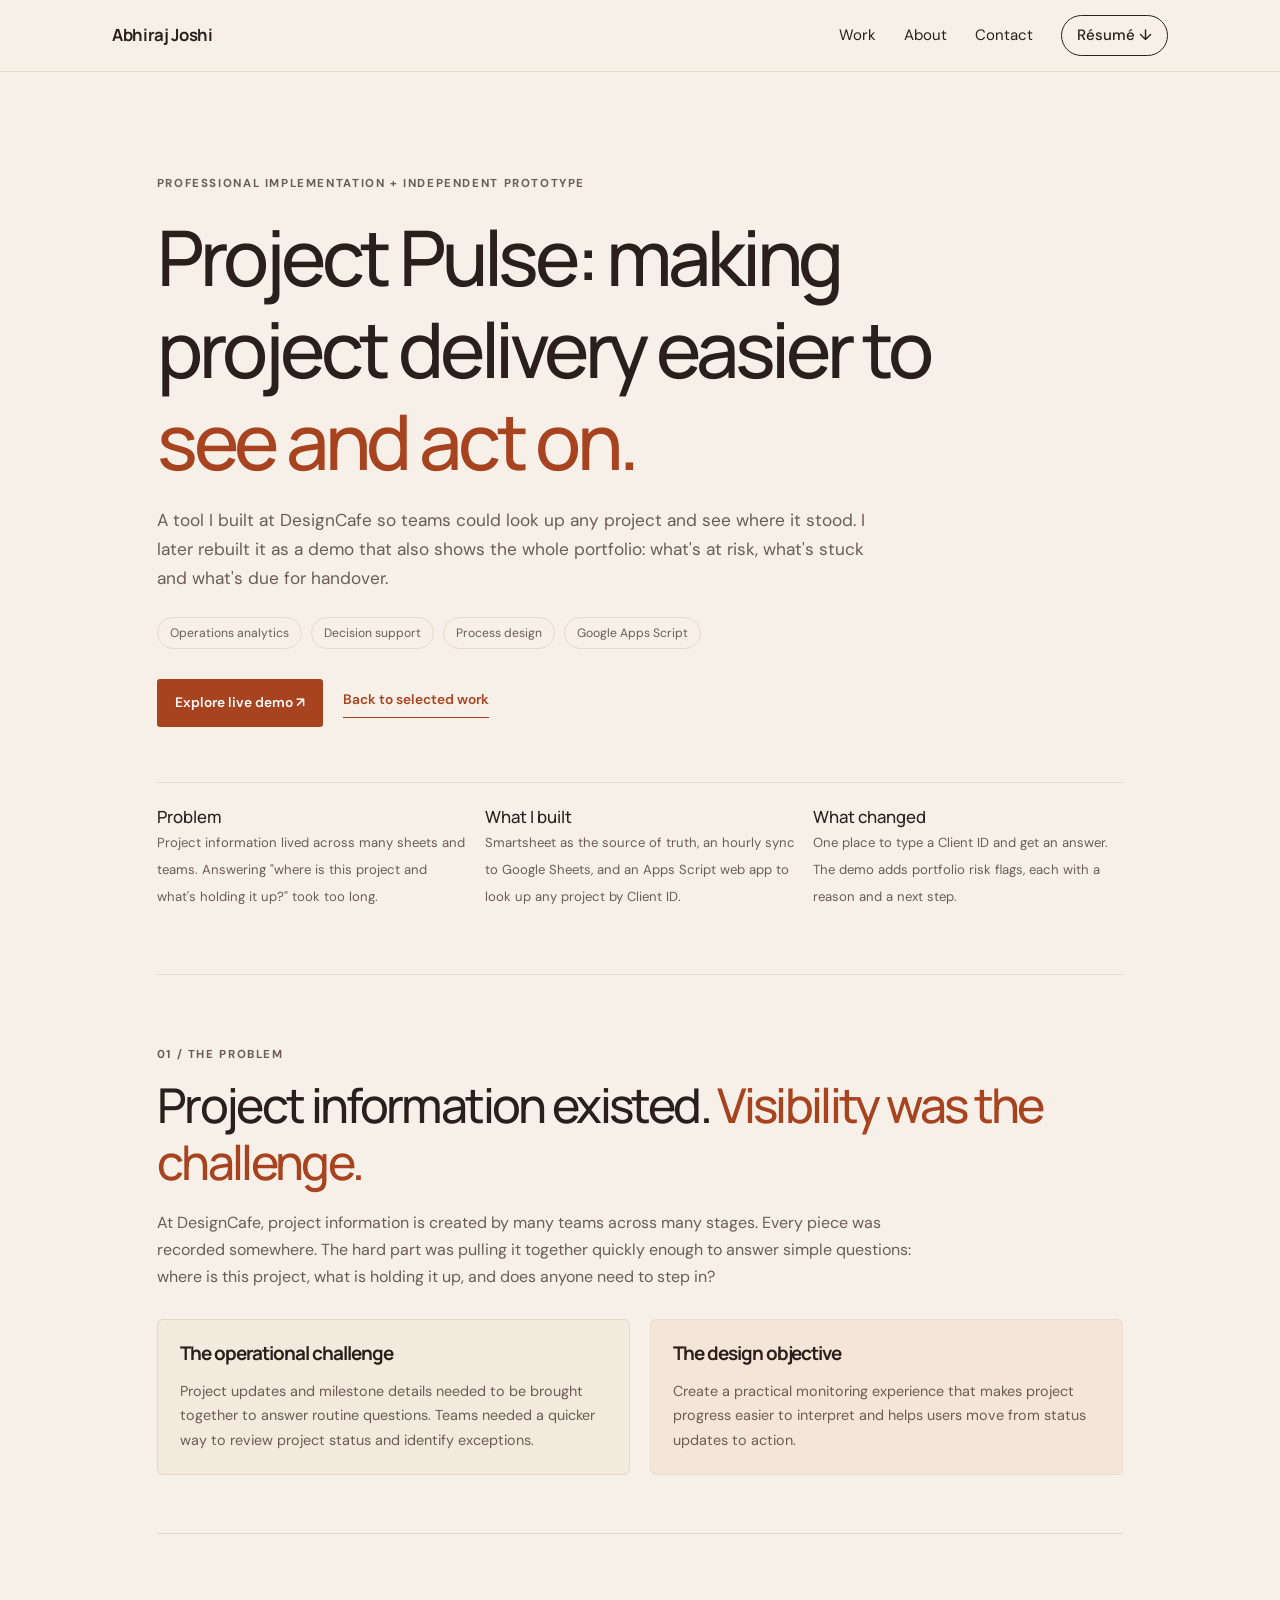
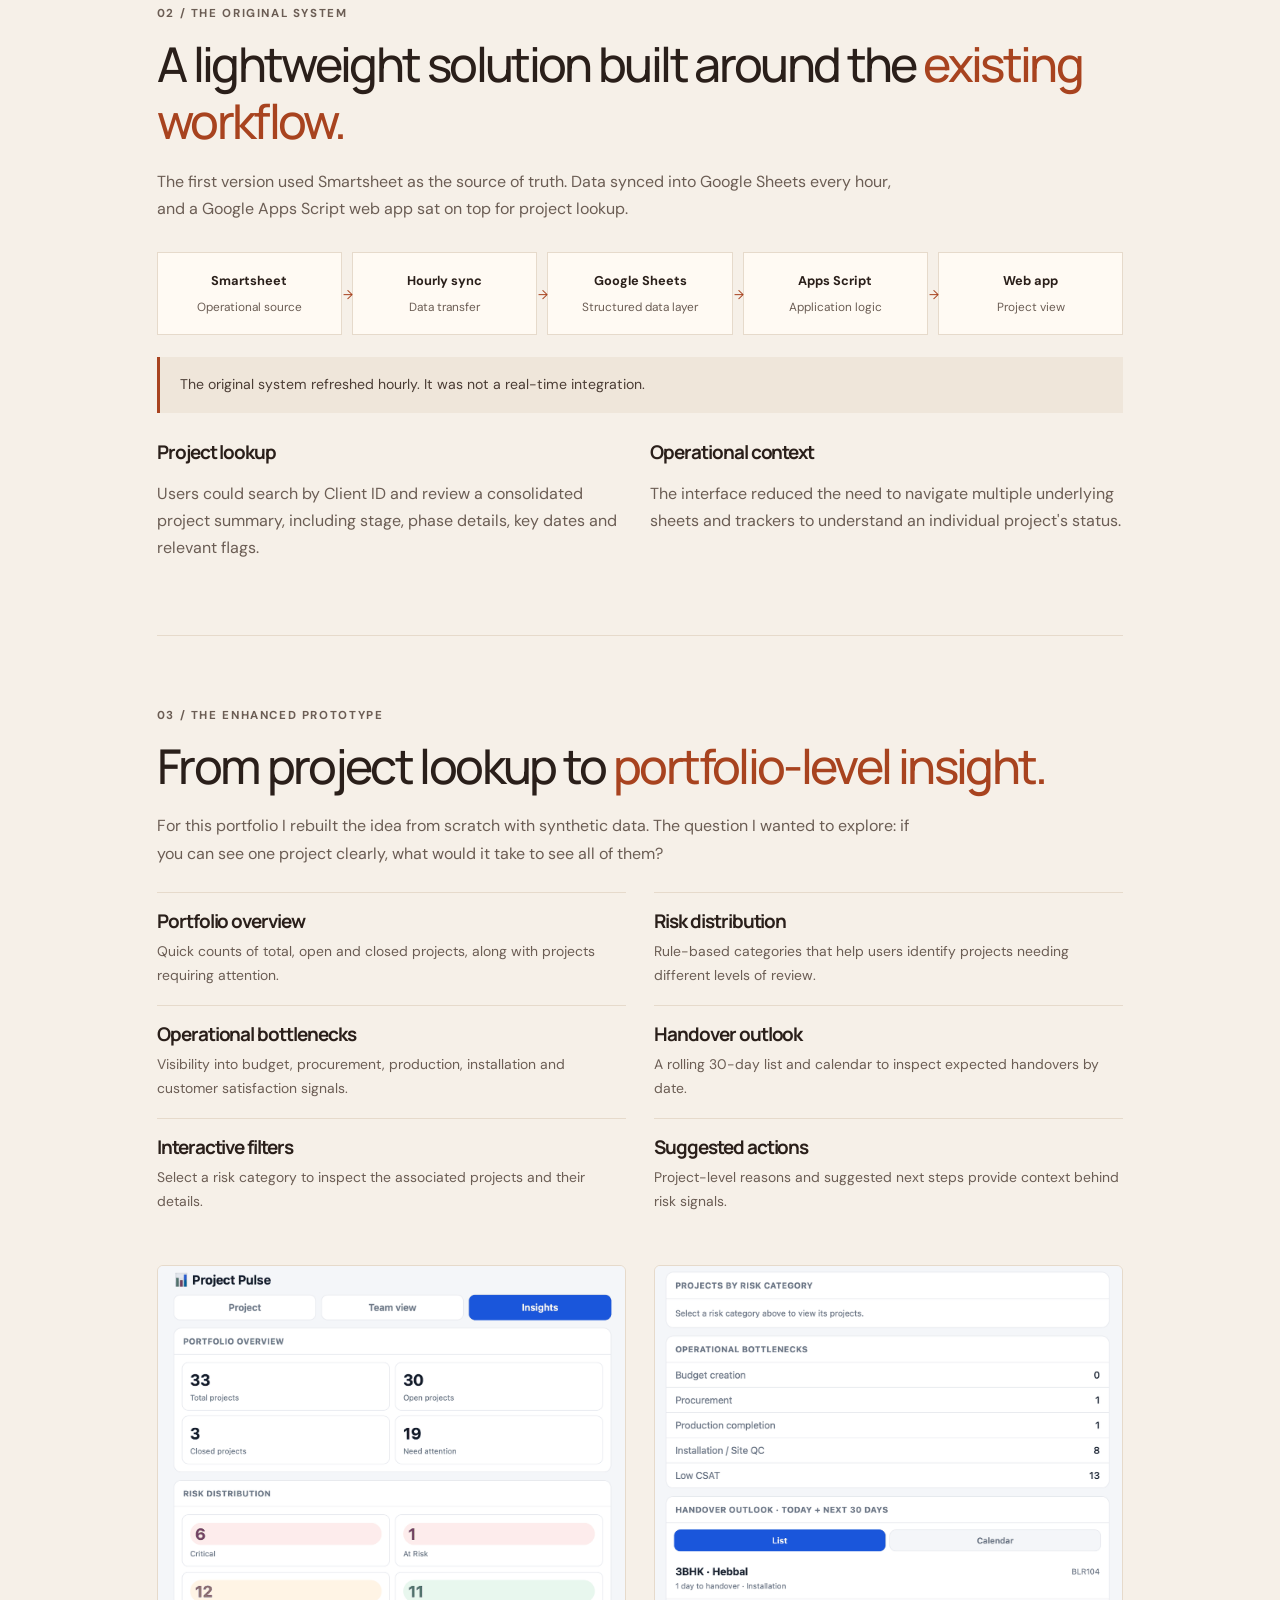
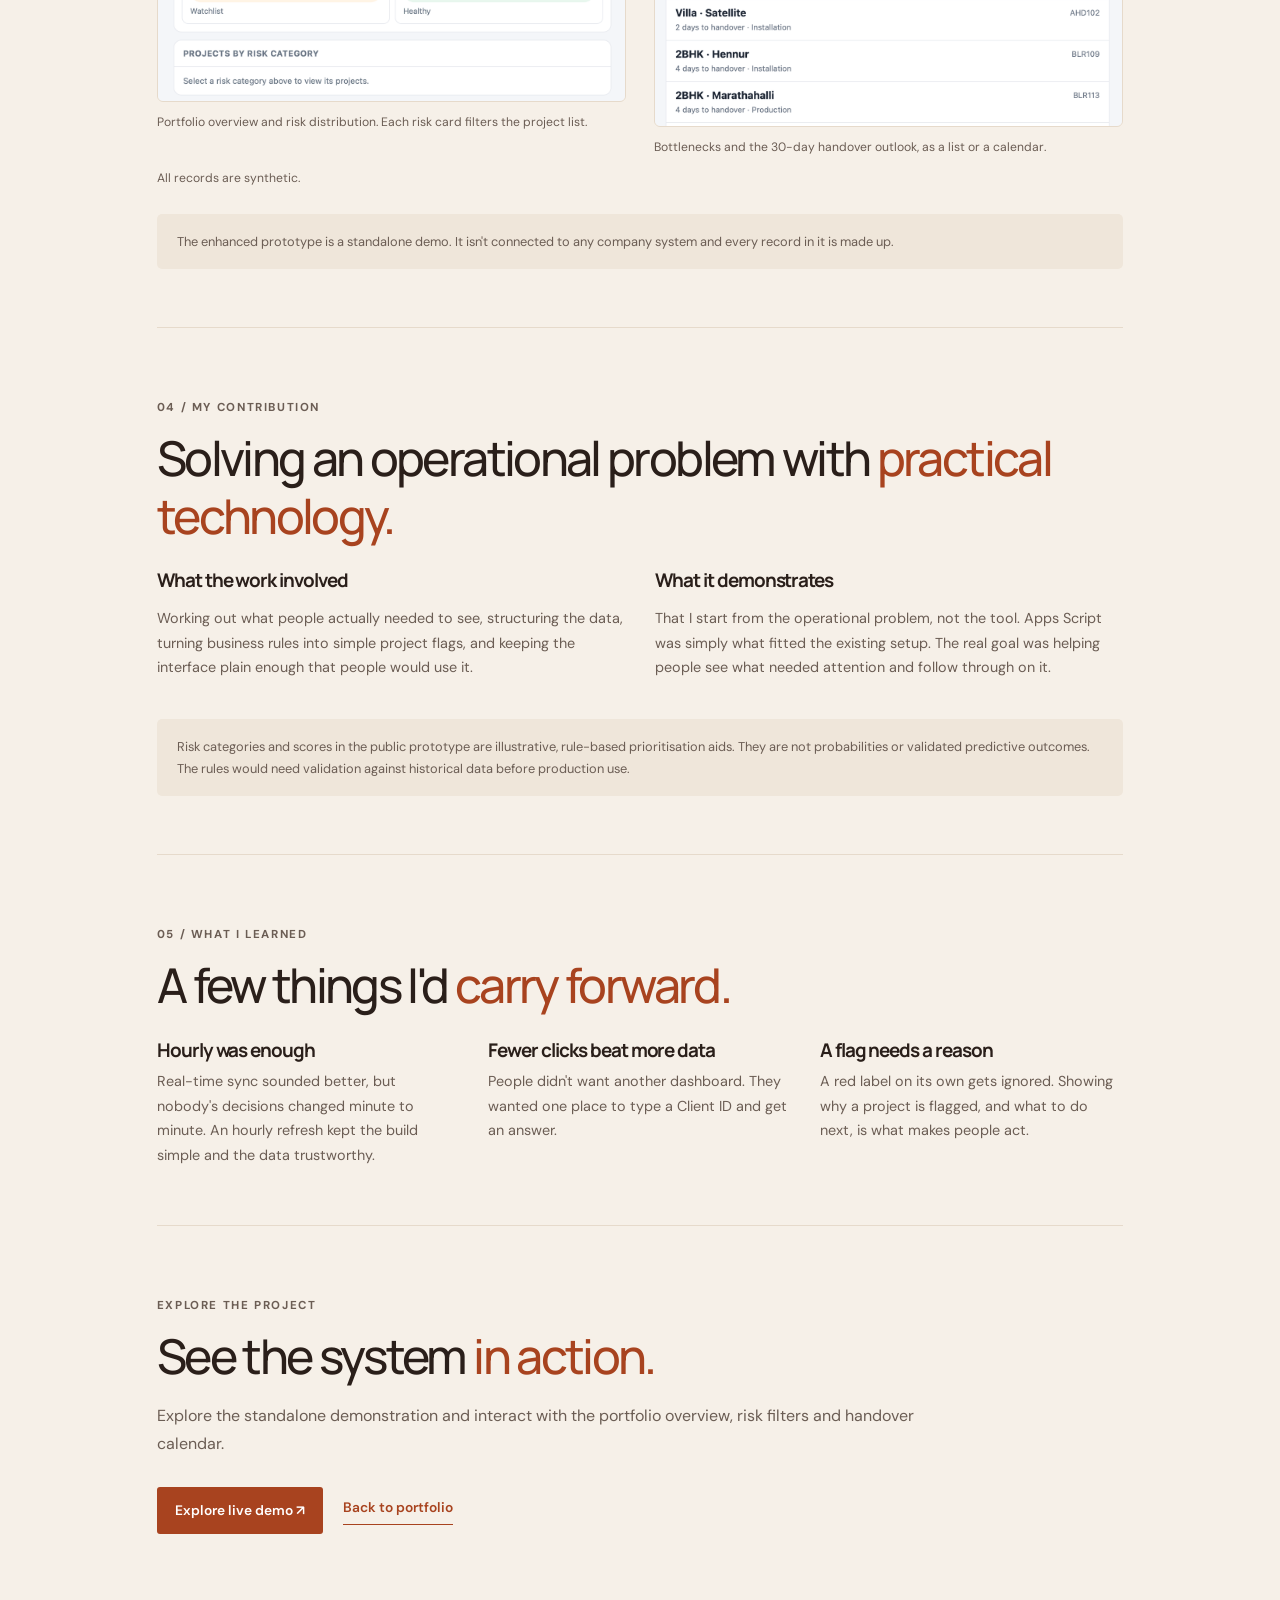
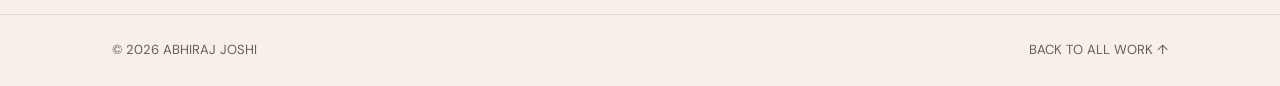
<file: project-pulse.html>
<!DOCTYPE html>
<html lang="en">
<head>
<meta charset="UTF-8">
<meta name="viewport" content="width=device-width, initial-scale=1">
<title>Project Pulse | Abhiraj Joshi</title>
<meta name="description" content="Project Pulse: a project monitoring system designed to improve operational visibility, identify bottlenecks and support delivery decisions.">

<meta property="og:type" content="website">

<meta property="og:title" content="Project Pulse | Abhiraj Joshi">

<meta property="og:description" content="A project lookup tool I built for operations teams, rebuilt as a live demo with portfolio-level risk and handover views.">

<meta property="og:url" content="https://abhirajjoshi.github.io/portfolio/project-pulse.html">

<meta property="og:image" content="https://abhirajjoshi.github.io/portfolio/assets/og-project-pulse.png">

<meta property="og:image:width" content="1200">

<meta property="og:image:height" content="627">

<meta name="twitter:card" content="summary_large_image">

<link rel="stylesheet" href="assets/site.css?v=2026-11-17">
<style>
body {line-height:1.7}


main {
  max-width:1120px;
  margin:auto;
  padding:0 6%;
}

.hero {
  padding:90px 0 65px;
}

.eyebrow {
  font-size:.72rem;
  letter-spacing:.14em;
  font-weight:700;
  color:var(--muted);
}

h1,h2,h3 {
  font-family:Manrope,sans-serif;
  letter-spacing:-.055em;
  line-height:1.2;
}

h1 {
  font-size:clamp(2.8rem,6vw,5.1rem);
  font-weight:500;
  max-width:900px;
  margin:18px 0;
}

h1 em,h2 em {
  font-style:normal;
  color:var(--teal);
}

h2 {
  font-size:clamp(2rem,4vw,3rem);
  font-weight:500;
  margin:10px 0 18px;
}

h3 {
  font-size:1.18rem;
  margin:0 0 8px;
}

.lede {
  max-width:730px;
  color:var(--muted);
  font-size:1.08rem;
}

.meta {
  display:flex;
  gap:9px;
  flex-wrap:wrap;
  margin-top:23px;
}

.pill {
  border:1px solid var(--line);
  border-radius:30px;
  padding:5px 12px;
  font-size:.76rem;
  color:#6b5d54;
}

.hero-actions {
  display:flex;
  align-items:center;
  flex-wrap:wrap;
  gap:20px;
  margin-top:30px;
}

.button-primary {
  display:inline-flex;
  align-items:center;
  justify-content:center;
  gap:8px;
  background:var(--teal);
  color:#fff;
  padding:12px 18px;
  border-radius:3px;
  font-size:.86rem;
  font-weight:600;
  transition:background .2s ease,transform .2s ease;
}

.button-primary:hover {
  background:#8a3618;
  transform:translateY(-1px);
}

.button-secondary {
  display:inline-flex;
  align-items:center;
  gap:7px;
  color:var(--teal);
  font-size:.86rem;
  font-weight:600;
  border-bottom:1px solid var(--teal);
  padding-bottom:5px;
}

.hero-facts {
  display:grid;
  grid-template-columns:repeat(3,1fr);
  gap:18px;
  margin-top:55px;
  padding-top:22px;
  border-top:1px solid var(--line);
}

.hero-facts strong {
  display:block;
  font:500 1.05rem Manrope,sans-serif;
}

.hero-facts span {
  color:var(--muted);
  font-size:.82rem;
}

section {
  padding:58px 0;
  border-top:1px solid var(--line);
  scroll-margin-top:85px;
}

.section-intro {
  max-width:760px;
  color:var(--muted);
}

.two {
  display:grid;
  grid-template-columns:1fr 1fr;
  gap:20px;
  margin-top:28px;
}

.panel {
  background:var(--white);
  border:1px solid var(--line);
  padding:22px;
  border-radius:6px;
}

  .two .panel:first-child {
  background: #f3e9dc;
  border-color: #e6d6c3;
}

.two .panel:last-child {
  background: #f3e6d8;
  border-color: #ecdccb;
}
.panel p {
  color:var(--muted);
  font-size:.9rem;
  margin-bottom:0;
}

.flow {
  display:grid;
  grid-template-columns:repeat(5,1fr);
  gap:10px;
  margin:30px 0 20px;
}

.flow-item {
  position:relative;
  background:var(--white);
  border:1px solid var(--line);
  padding:17px 10px;
  text-align:center;
  font-size:.8rem;
}

.flow-item:not(:last-child):after {
  content:"→";
  position:absolute;
  right:-12px;
  top:38%;
  color:var(--teal);
  z-index:1;
}

.flow-item small {
  display:block;
  color:var(--muted);
  font-size:.74rem;
  margin-top:5px;
}

.callout {
  background:var(--soft);
  padding:16px 20px;
  border-left:3px solid var(--teal);
  margin:22px 0;
  color:#4a3c34;
  font-size:.88rem;
}

.feature-grid {
  display:grid;
  grid-template-columns:repeat(2,1fr);
  gap:0 28px;
  margin-top:25px;
}

.feature {
  border-top:1px solid var(--line);
  padding:17px 0;
}

.feature p {
  margin:5px 0 0;
  color:var(--muted);
  font-size:.87rem;
}

.shots {
  display:grid;
  grid-template-columns:1fr 1fr;
  gap:28px;
  align-items:start;
  margin-top:34px;
}

.screenshot {
  display:block;
  width:100%;
  height:auto;
  border:1px solid var(--line);
  border-radius:var(--radius);
  background:#fff;
}

.caption {
  font-size:.76rem;
  color:var(--muted);
  margin:10px 0 0;
}

.contribution {
  display:grid;
  grid-template-columns:1fr 1fr;
  gap:30px;
  margin-top:25px;
}

.contribution p {
  color:var(--muted);
  font-size:.9rem;
}

.disclosure {
  background:var(--soft);
  padding:17px 20px;
  border-radius:5px;
  color:#6b5d54;
  font-size:.8rem;
  margin-top:25px;
}

.closing {
  padding-bottom:80px;
}

figure {margin:0}

.learn-grid {
  display:grid;
  grid-template-columns:repeat(3,1fr);
  gap:28px;
  margin-top:25px;
}

.learn-grid p {
  color:var(--muted);
  font-size:.9rem;
  margin:0;
}


@media(max-width:760px) {
  main {padding:0 7%}

  .hero {padding:65px 0 45px}

  .hero-facts {
    grid-template-columns:1fr;
    gap:12px;
    margin-top:38px;
  }

  section {padding:45px 0}

  .two,.feature-grid,.contribution,.learn-grid {
    grid-template-columns:1fr;
  }

  .flow {
    grid-template-columns:1fr;
    gap:9px;
  }

  .flow-item {
    padding:13px;
  }

  .flow-item:not(:last-child):after {
    content:"↓";
    right:50%;
    top:auto;
    bottom:-17px;
  }

  .flow-item small {
    display:inline;
    margin-left:5px;
  }

  .shots {grid-template-columns:1fr}

}
</style>
</head>

<body>

<a class="skip-link" href="#main">Skip to content</a>

<header class="site-header">
  <a class="logo" href="index.html">Abhiraj Joshi</a>
  <nav class="site-nav" aria-label="Main">
    <a href="index.html#work">Work</a>
    <a href="index.html#about">About</a>
    <a href="index.html#contact">Contact</a>
    <a class="nav-resume" href="assets/Abhiraj_Joshi_Resume.pdf" target="_blank" rel="noopener">Résumé ↓</a>
  </nav>
</header>

<main id="main">

<div class="hero">

  <p class="eyebrow">PROFESSIONAL IMPLEMENTATION + INDEPENDENT PROTOTYPE</p>

  <h1>Project Pulse: making project delivery easier to <em>see and act on.</em></h1>

  <p class="lede">A tool I built at DesignCafe so teams could look up any project and see where it stood. I later rebuilt it as a demo that also shows the whole portfolio: what's at risk, what's stuck and what's due for handover.</p>

  <div class="meta">
    <span class="pill">Operations analytics</span>
    <span class="pill">Decision support</span>
    <span class="pill">Process design</span>
    <span class="pill">Google Apps Script</span>
  </div>

  <div class="hero-actions">
    <a class="button-primary" href="https://script.google.com/macros/s/AKfycby5YDDI9RgYJTW6yfIzgJBaZ6WxPmv-UqJ00UD4v4bwTmBjqfUO3oGQp5Rg8HcvxLW8/exec" target="_blank" rel="noopener">Explore live demo ↗</a>
    <a class="button-secondary" href="index.html#work">Back to selected work</a>
  </div>

  <div class="hero-facts" aria-label="Summary">
    <div>
      <strong>Problem</strong>
      <span>Project information lived across many sheets and teams. Answering "where is this project and what's holding it up?" took too long.</span>
    </div>
    <div>
      <strong>What I built</strong>
      <span>Smartsheet as the source of truth, an hourly sync to Google Sheets, and an Apps Script web app to look up any project by Client ID.</span>
    </div>
    <div>
      <strong>What changed</strong>
      <span>One place to type a Client ID and get an answer. The demo adds portfolio risk flags, each with a reason and a next step.</span>
    </div>
  </div>

</div>

<section>

  <p class="eyebrow">01 / THE PROBLEM</p>

  <h2>Project information existed. <em>Visibility was the challenge.</em></h2>

  <p class="section-intro">At DesignCafe, project information is created by many teams across many stages. Every piece was recorded somewhere. The hard part was pulling it together quickly enough to answer simple questions: where is this project, what is holding it up, and does anyone need to step in?</p>

  <div class="two">

    <div class="panel">
      <h3>The operational challenge</h3>
      <p>Project updates and milestone details needed to be brought together to answer routine questions. Teams needed a quicker way to review project status and identify exceptions.</p>
    </div>

    <div class="panel">
      <h3>The design objective</h3>
      <p>Create a practical monitoring experience that makes project progress easier to interpret and helps users move from status updates to action.</p>
    </div>

  </div>

</section>

<section>

  <p class="eyebrow">02 / THE ORIGINAL SYSTEM</p>

  <h2>A lightweight solution built around the <em>existing workflow.</em></h2>

  <p class="section-intro">The first version used Smartsheet as the source of truth. Data synced into Google Sheets every hour, and a Google Apps Script web app sat on top for project lookup.</p>

  <div class="flow">

    <div class="flow-item">
      <b>Smartsheet</b>
      <small>Operational source</small>
    </div>

    <div class="flow-item">
      <b>Hourly sync</b>
      <small>Data transfer</small>
    </div>

    <div class="flow-item">
      <b>Google Sheets</b>
      <small>Structured data layer</small>
    </div>

    <div class="flow-item">
      <b>Apps Script</b>
      <small>Application logic</small>
    </div>

    <div class="flow-item">
      <b>Web app</b>
      <small>Project view</small>
    </div>

  </div>

  <div class="callout">
    The original system refreshed hourly. It was not a real-time integration.
  </div>

  <div class="two">

    <div>
      <h3>Project lookup</h3>
      <p class="section-intro">Users could search by Client ID and review a consolidated project summary, including stage, phase details, key dates and relevant flags.</p>
    </div>

    <div>
      <h3>Operational context</h3>
      <p class="section-intro">The interface reduced the need to navigate multiple underlying sheets and trackers to understand an individual project's status.</p>
    </div>

  </div>

</section>

<section>

  <p class="eyebrow">03 / THE ENHANCED PROTOTYPE</p>

  <h2>From project lookup to <em>portfolio-level insight.</em></h2>

  <p class="section-intro">For this portfolio I rebuilt the idea from scratch with synthetic data. The question I wanted to explore: if you can see one project clearly, what would it take to see all of them?</p>

  <div class="feature-grid">

    <div class="feature">
      <h3>Portfolio overview</h3>
      <p>Quick counts of total, open and closed projects, along with projects requiring attention.</p>
    </div>

    <div class="feature">
      <h3>Risk distribution</h3>
      <p>Rule-based categories that help users identify projects needing different levels of review.</p>
    </div>

    <div class="feature">
      <h3>Operational bottlenecks</h3>
      <p>Visibility into budget, procurement, production, installation and customer satisfaction signals.</p>
    </div>

    <div class="feature">
      <h3>Handover outlook</h3>
      <p>A rolling 30-day list and calendar to inspect expected handovers by date.</p>
    </div>

    <div class="feature">
      <h3>Interactive filters</h3>
      <p>Select a risk category to inspect the associated projects and their details.</p>
    </div>

    <div class="feature">
      <h3>Suggested actions</h3>
      <p>Project-level reasons and suggested next steps provide context behind risk signals.</p>
    </div>

  </div>

  <div class="shots">

    <figure>
      <img
        class="screenshot"
        src="assets/project-pulse-overview.png"
        width="1200" height="1117"
        alt="Project Pulse Insights view showing portfolio overview and risk distribution"
        loading="lazy">
      <figcaption class="caption">Portfolio overview and risk distribution. Each risk card filters the project list.</figcaption>
    </figure>

    <figure>
      <img
        class="screenshot"
        src="assets/project-pulse-handover.png"
        width="1200" height="1183"
        alt="Project Pulse operational bottlenecks and handover outlook for the next 30 days"
        loading="lazy">
      <figcaption class="caption">Bottlenecks and the 30-day handover outlook, as a list or a calendar.</figcaption>
    </figure>

  </div>

  <p class="caption">All records are synthetic.</p>

  <div class="disclosure">
    The enhanced prototype is a standalone demo. It isn't connected to any company system and every record in it is made up.
  </div>

</section>

<section>

  <p class="eyebrow">04 / MY CONTRIBUTION</p>

  <h2>Solving an operational problem with <em>practical technology.</em></h2>

  <div class="contribution">

    <div>
      <h3>What the work involved</h3>
      <p>Working out what people actually needed to see, structuring the data, turning business rules into simple project flags, and keeping the interface plain enough that people would use it.</p>
    </div>

    <div>
      <h3>What it demonstrates</h3>
      <p>That I start from the operational problem, not the tool. Apps Script was simply what fitted the existing setup. The real goal was helping people see what needed attention and follow through on it.</p>
    </div>

  </div>

  <div class="disclosure">
    Risk categories and scores in the public prototype are illustrative, rule-based prioritisation aids. They are not probabilities or validated predictive outcomes. The rules would need validation against historical data before production use.
  </div>

</section>

<section>

  <p class="eyebrow">05 / WHAT I LEARNED</p>

  <h2>A few things I'd <em>carry forward.</em></h2>

  <div class="learn-grid">

    <div>
      <h3>Hourly was enough</h3>
      <p>Real-time sync sounded better, but nobody's decisions changed minute to minute. An hourly refresh kept the build simple and the data trustworthy.</p>
    </div>

    <div>
      <h3>Fewer clicks beat more data</h3>
      <p>People didn't want another dashboard. They wanted one place to type a Client ID and get an answer.</p>
    </div>

    <div>
      <h3>A flag needs a reason</h3>
      <p>A red label on its own gets ignored. Showing why a project is flagged, and what to do next, is what makes people act.</p>
    </div>

  </div>

</section>

<section class="closing">

  <p class="eyebrow">EXPLORE THE PROJECT</p>

  <h2>See the system <em>in action.</em></h2>

  <p class="section-intro">Explore the standalone demonstration and interact with the portfolio overview, risk filters and handover calendar.</p>

  <div class="hero-actions">
    <a class="button-primary" href="https://script.google.com/macros/s/AKfycby5YDDI9RgYJTW6yfIzgJBaZ6WxPmv-UqJ00UD4v4bwTmBjqfUO3oGQp5Rg8HcvxLW8/exec" target="_blank" rel="noopener">Explore live demo ↗</a>
    <a class="button-secondary" href="index.html#work">Back to portfolio</a>
  </div>

</section>

</main>

<footer class="site-footer">
  <span>© 2026 ABHIRAJ JOSHI</span>
  <a href="index.html#work">BACK TO ALL WORK ↑</a>
</footer>

<script data-goatcounter="https://portfolios.goatcounter.com/count" async src="//gc.zgo.at/count.js"></script>
</body>
</html>
</file>
<file: assets/site.css>
/* Shared styles for every page: fonts, colours, header, footer, accessibility. */
@import url('https://fonts.googleapis.com/css2?family=DM+Sans:wght@400;500;600;700&family=Manrope:wght@400;500;600;700&display=swap');

/* Terracotta palette. --teal is kept as an alias so older page styles still work. */
:root {
  --paper:#f6f0e8;
  --surface:#fffaf3;
  --ink:#2a1f1a;
  --muted:#6b5d54;
  --accent:#a8431f;
  --accent-dark:#8a3618;
  --mark:#c4562e;
  --line:#e6dacb;
  --soft:#efe6da;
  --status:#4f8a5b;
  --white:var(--surface);
  --teal:var(--accent);
  --teal-dark:var(--accent-dark);
  --radius:6px;
}

* {box-sizing:border-box}
html {scroll-behavior:smooth}

body {
  margin:0;
  background:var(--paper);
  color:var(--ink);
  font-family:'DM Sans',system-ui,sans-serif;
  -webkit-font-smoothing:antialiased;
}

h1,h2,h3,h4 {font-family:Manrope,'DM Sans',sans-serif}

a {color:inherit;text-decoration:none}

/* Keyboard focus */
a:focus-visible,
button:focus-visible,
select:focus-visible,
summary:focus-visible {
  outline:2px solid var(--accent);
  outline-offset:3px;
  border-radius:2px;
}

.skip-link {
  position:absolute;
  left:12px;
  top:-60px;
  z-index:20;
  background:var(--ink);
  color:#fff;
  padding:10px 14px;
  font-size:.85rem;
  border-radius:var(--radius);
}
.skip-link:focus {top:12px}

/* Header */
.site-header {
  min-height:72px;
  padding:0 max(32px, calc((100% - 1056px) / 2));
  display:flex;
  align-items:center;
  justify-content:space-between;
  gap:16px;
  flex-wrap:wrap;
  border-bottom:1px solid var(--line);
  position:sticky;
  top:0;
  background:rgba(246,240,232,.96);
  z-index:10;
}

.logo {
  font:700 1.05rem/1 Manrope,sans-serif;
  letter-spacing:-.02em;
}

.site-nav {
  display:flex;
  align-items:center;
  gap:28px;
  font-size:.94rem;
  flex-wrap:wrap;
}
.site-nav a:hover {color:var(--accent)}

.nav-resume {
  border:1px solid var(--ink);
  border-radius:999px;
  padding:7px 15px;
  font-weight:500;
}
.nav-resume:hover {background:var(--ink);color:var(--paper)!important}

/* Footer */
.site-footer {
  padding:24px max(32px, calc((100% - 1056px) / 2));
  border-top:1px solid var(--line);
  display:flex;
  justify-content:space-between;
  gap:15px;
  flex-wrap:wrap;
  font-size:.82rem;
  color:var(--muted);
}
.site-footer a:hover {color:var(--accent)}

@media(max-width:760px) {
  .site-header {padding:10px 6%; min-height:64px}
  .site-nav {gap:16px; font-size:.86rem}
  .site-footer {padding:22px 6%}
}
</file>
